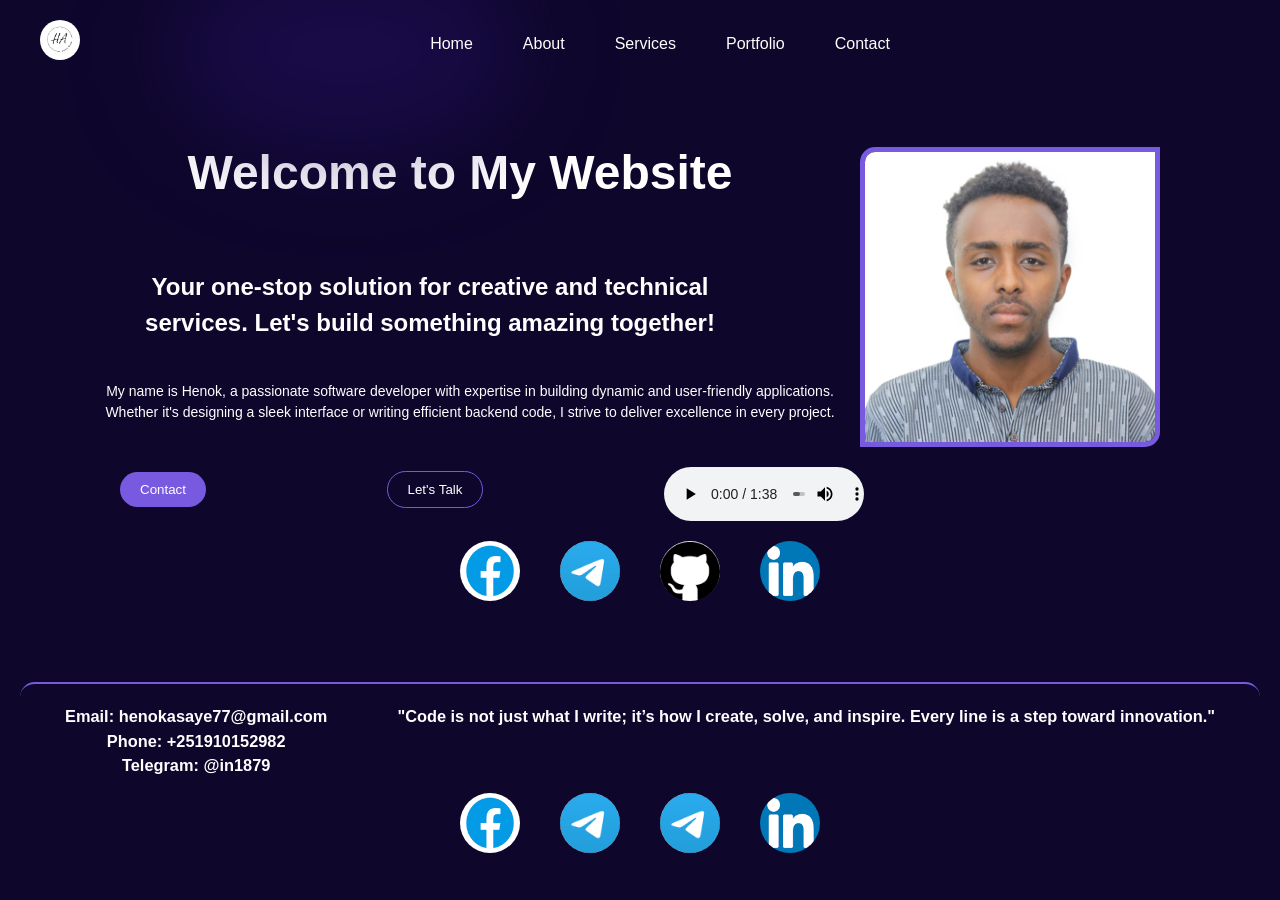
<file: index.html>
<!DOCTYPE html>
<html lang="en">
<head>
    <meta charset="UTF-8">
    <meta name="viewport" content="width=device-width, initial-scale=1.0">
    <link rel="stylesheet" href="./src/css/Home.css">
    <title>Home</title>
</head>
<body>
    <header>
        <div class="logo">
            <img src="./src/images/logo.png" alt="Logo">
        </div>
        <div class="hamburger"></div>
        <nav>
            <ul>
                    <li><a href="./index.html">Home</a></li>
                    <li><a href="./src/About.html">About</a></li>
                    <li><a href="./src/services.html">Services</a></li>
                    <li><a href="./src/Portfolio.html">Portfolio</a></li>
                    <li><a href="./src/Contact.html">Contact</a></li>
            </ul>
        </nav>
    </header>
    <main>
        <div class="container">
            <div class="photo">
                <img src="./src/images/Photo.jpg" alt="Main Visual">
            </div>
            <div class="description">
                <h1>Welcome to My Website</h1>
                <h2>Your one-stop solution for creative and technical services. Let's build something amazing together!</h2>
            </div>
        </div>
        <div class="little-brief">
            My name is Henok, a passionate software developer with expertise in building dynamic and user-friendly applications. 
            Whether it's designing a sleek interface or writing efficient backend code, I strive to deliver excellence in every project.
        </div>
        <div class="buttons">
            <button id="contactBtn">Contact</button>
            <button id="talk">Let's Talk</button>
            <audio id="aboutMeAudio" controls>
                <source src="./src/Audio/PortfolioAudion.mp3" type="audio/mpeg">
                Your browser does not support the audio element.
            </audio>
        </div>
        <div class="sociallinks">
            <a href="https://web.facebook.com/profile.php?id=100087732202290"><img src="./src/images/facebook.png" alt="Facebook"></a>
            <a href="https://t.me/in1879"><img src="./src/images/Telegram.png" alt="Telegram"></a>
            <a href="https://github.com/HenokAsaye"><img src="./src/images/github.png" alt="github"></a>
            <a href="https://www.linkedin.com/in/henok-asaye/"><img src="./src/images/linkedin.png" alt="linkedin"></a>
        </div>
    </main>
    <footer>
        <div class="footerDescription">
            <div id="address">
                <h3>Email: <a href="mailto:henokasaye77@gmail.com">henokasaye77@gmail.com</a></h3>
                <h3>Phone: +251910152982</h3>
                <h3>Telegram: <a href="https://t.me/in1879">@in1879</a></h3>
            </div>
            <div id="slogan">
                <h3>"Code is not just what I write; it’s how I create, solve, and inspire. Every line is a step toward innovation."</h3>
            </div>
        </div>
        <div class="socialmedia">
            <a href="https://web.facebook.com/profile.php?id=100087732202290"><img src="./src/images/facebook.png" alt="Facebook"></a>
            <a href="https://t.me/in1879"><img src="./src/images/Telegram.png" alt="Telegram"></a>
            <a href="https://github.com/HenokAsaye"><img src="./src/images/Telegram.png" alt="github"></a>
            <a href="https://www.linkedin.com/in/henok-asaye/"><img src="./src/images/linkedin.png" alt="linkedin"></a>
        </div>
    </footer>
    <script src="./src/script/script.js"></script>
    <script src="./src/script/indexscript.js"></script>
</body>
</html>
</file>
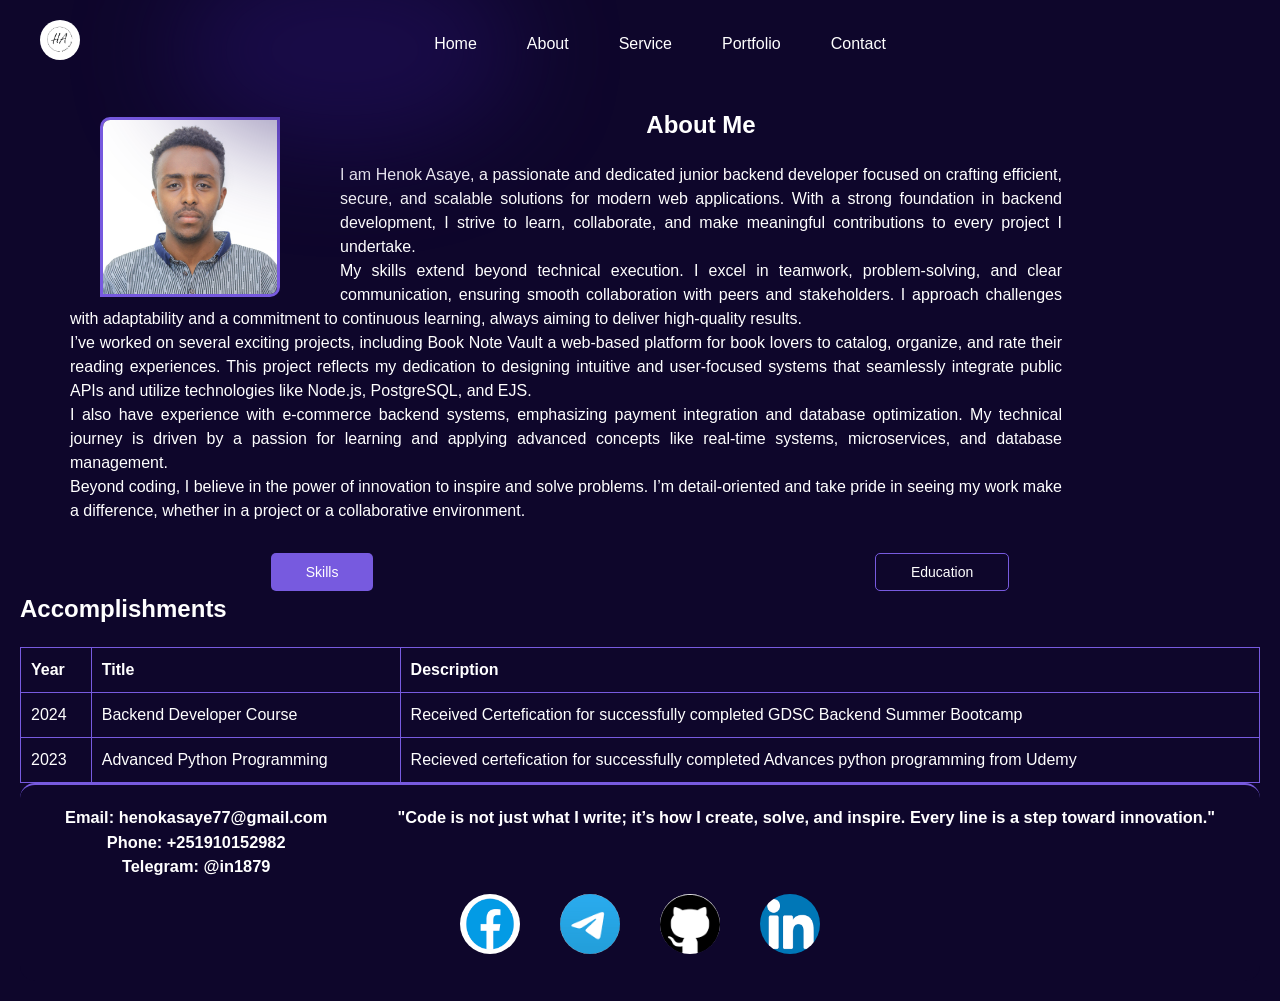
<file: src/About.html>
<!DOCTYPE html>
<html lang="en">
<head>
    <meta charset="UTF-8">
    <meta name="viewport" content="width=device-width, initial-scale=1.0">
    <link rel="stylesheet" href="./css/about.css">
    <title>About</title>
</head>
<body>
    <header>
        <div class="logo">
            <img src="./images/logo.png" alt="Logo">
        </div>
        <div class="hamburger"></div>
        <nav>
            <ul>
                <li><a href="../index.html">Home</a></li>
                <li><a href="./About.html">About</a></li>
                <li><a href="./services.html">Service</a></li>
                <li><a href="./Portfolio.html">Portfolio</a></li>
                <li><a href="./Contact.html">Contact</a></li>
            </ul>
        </nav>
    </header>    
    <main>
        <div class="aboutme">
            <div class="content">
                <div class="photo">
                    <img src="./images/Photo.jpg" alt="Main Visual">
                </div>
                <h2>About Me</h2>
                <p>
                    I am Henok Asaye, a passionate and dedicated junior backend developer focused on crafting efficient, secure, and scalable solutions for modern web applications. With a strong foundation in backend development, I strive to learn, collaborate, and make meaningful contributions to every project I undertake.
                </p>
                <p>
                    My skills extend beyond technical execution. I excel in teamwork, problem-solving, and clear communication, ensuring smooth collaboration with peers and stakeholders. I approach challenges with adaptability and a commitment to continuous learning, always aiming to deliver high-quality results.
                </p>
                <p id="full">
                    I’ve worked on several exciting projects, including Book Note Vault a web-based platform for book lovers to catalog, organize, and rate their reading experiences. This project reflects my dedication to designing intuitive and user-focused systems that seamlessly integrate public APIs and utilize technologies like Node.js, PostgreSQL, and EJS.
                </p>
                <p id="full">
                    I also have experience with e-commerce backend systems, emphasizing payment integration and database optimization. My technical journey is driven by a passion for learning and applying advanced concepts like real-time systems, microservices, and database management.
                </p>
                <p id="full">
                    Beyond coding, I believe in the power of innovation to inspire and solve problems. I’m detail-oriented and take pride in seeing my work make a difference, whether in a project or a collaborative environment.
                </p>
            </div>
        </div>
        
        <div class="buttons">
            <button><a href="./skills.html" class="button">Skills</a></button>
            <button id="Education"><a href="./education.html" class="button">Education</a></button>
        </div>        
        <section class="accomplishments">
            <h2>Accomplishments</h2>
            <table>
                <thead>
                    <tr>
                        <th>Year</th>
                        <th>Title</th>
                        <th>Description</th>
                    </tr>
                </thead>
                <tbody>
                    <tr>
                        <td>2024</td>
                        <td>Backend Developer Course</td>
                        <td>Received Certefication for successfully completed GDSC Backend Summer Bootcamp</td>
                    </tr>
                    <tr>
                        <td>2023</td>
                        <td>Advanced Python Programming</td>
                        <td>Recieved certefication for successfully completed Advances python programming from Udemy</td>
                    </tr>
     
                </tbody>
            </table>
        </section>
    </main>
    <footer>
        <div class="footerDescription">
            <div id="address">
                <h3>Email: <a href="mailto:henokasaye77@gmail.com">henokasaye77@gmail.com</a></h3>
                <h3>Phone: +251910152982</h3>
                <h3>Telegram: <a href="https://t.me/in1879">@in1879</a></h3>
            </div>
            <div id="slogan">
                <h3>"Code is not just what I write; it’s how I create, solve, and inspire. Every line is a step toward innovation."</h3>
            </div>
        </div>
        <div class="socialmedia">
            <a href="https://web.facebook.com/profile.php?id=100087732202290"><img src="./images/facebook.png" alt="Facebook"></a>
            <a href="https://t.me/in1879"><img src="./images/Telegram.png" alt="Telegram"></a>
            <a href="https://github.com/HenokAsaye"><img src="./images/github.png" alt="github"></a>
            <a href="https://www.linkedin.com/in/henok-asaye/"><img src="./images/linkedin.png" alt="linkedin"></a>
        </div>
    </footer>
    <script src="./script/aboutscript.js"></script>
</body>
</html>
</file>
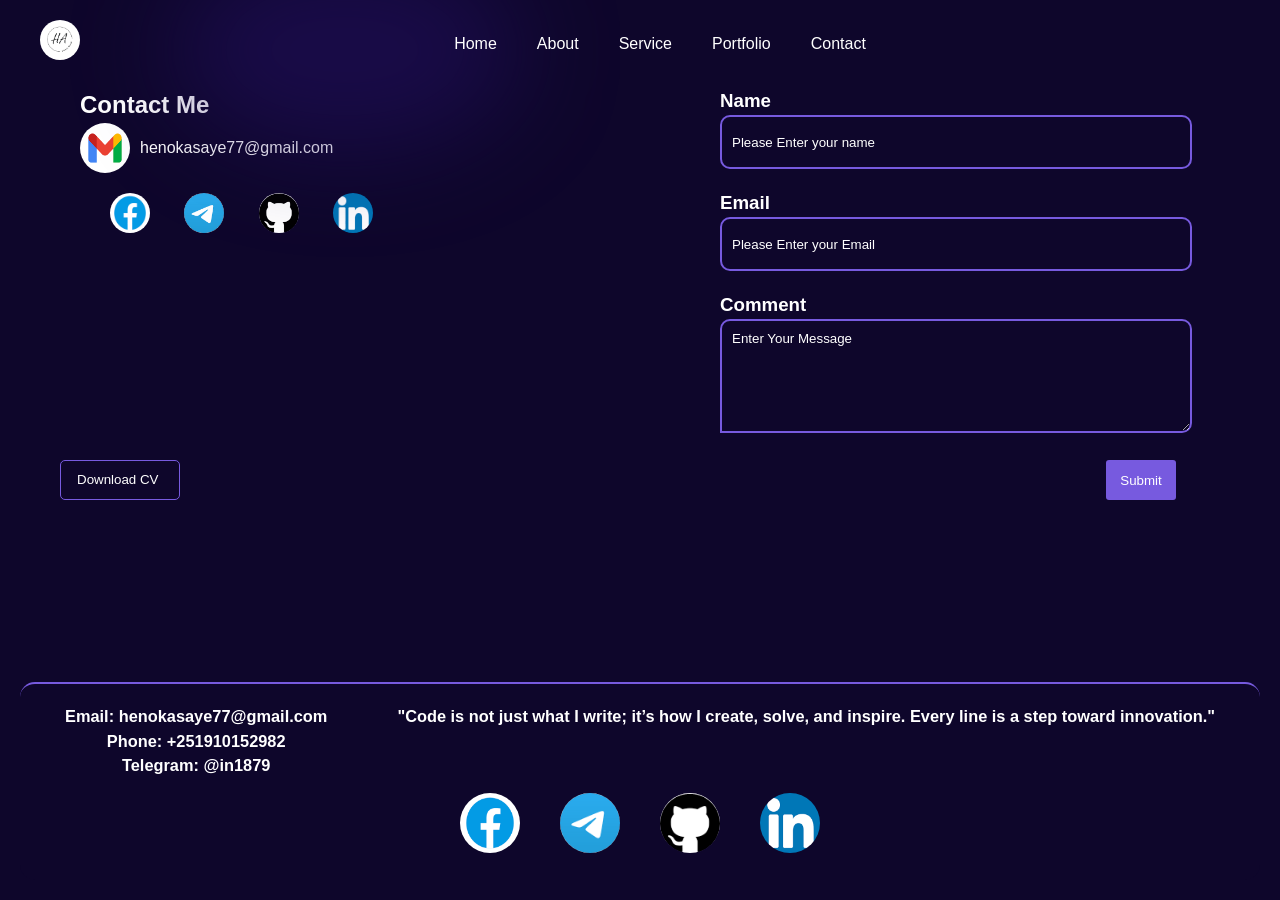
<file: src/Contact.html>
<!DOCTYPE html>
<html lang="en">
<head>
    <meta charset="UTF-8">
    <meta name="viewport" content="width=device-width, initial-scale=1.0">
    <link rel="stylesheet" href="./css/contact.css">
    <title>Contact</title>
</head>
<body>
    <header>
        <div class="logo">
            <img src="./images/logo.png" alt="Logo">
        </div>
        <div class="hamburger"></div>
        <nav>
            <ul>
                <li><a href="../index.html">Home</a></li>
                <li><a href="./About.html">About</a></li>
                <li><a href="./services.html">Service</a></li>
                <li><a href="./Portfolio.html">Portfolio</a></li>
                <li><a href="./Contact.html">Contact</a></li>
            </ul>
        </nav>
    </header>  
    <main>
        <div class="contact-inputwrapper">
            <div class="contact">
                <section class="header">
                    <h1>Contact Me</h1>
                </section>
                <div class="email">
                    <img src="./images/gmaillogo.png" alt="email">
                    <a href="mailto:henokasaye77@gmail.com">henokasaye77@gmail.com</a>
                </div>
                <div class="socialmediaAccounts">
                    <a href="https://web.facebook.com/profile.php?id=100087732202290"><img src="./images/facebook.png" alt="Facebook"></a>
                    <a href="https://t.me/in1879"><img src="./images/Telegram.png" alt="Telegram"></a>
                    <a href="https://github.com/HenokAsaye"><img src="./images/github.png" alt="github"></a>
                    <a href="https://www.linkedin.com/in/henok-asaye/"><img src="./images/linkedin.png" alt="linkedin"></a>
                </div>
            </div>
            <div class="input">
                <h3>Name</h3>
                <input type="text" name="name" placeholder="Please Enter your name">
                <h3>Email</h3>
                <input type="text" name="email" placeholder="Please Enter your Email">
                <h3>Comment</h3>
                <textarea name="comment" rows="6" placeholder="Enter Your Message"></textarea>
            </div>
        </div>

        <div class="button">
            <button id="DownloadCv"><a href="./files/Henok_Asaye_CV_(1).pdf" download class="button">Download CV</a></button>
            <button id="submit" type="submit">Submit</button>
        </div>
    </main>
    <footer>
        <div class="footerDescription">
            <div id="address">
                <h3>Email: <a href="mailto:henokasaye77@gmail.com">henokasaye77@gmail.com</a></h3>
                <h3>Phone: +251910152982</h3>
                <h3>Telegram: <a href="https://t.me/in1879">@in1879</a></h3>
            </div>
            <div id="slogan">
                <h3>"Code is not just what I write; it’s how I create, solve, and inspire. Every line is a step toward innovation."</h3>
            </div>
        </div>
        <div class="socialmedia">
            <a href="https://web.facebook.com/profile.php?id=100087732202290"><img src="./images/facebook.png" alt="Facebook"></a>
            <a href="https://t.me/in1879"><img src="./images/Telegram.png" alt="Telegram"></a>
            <a href="https://github.com/HenokAsaye"><img src="./images/github.png" alt="github"></a>
            <a href="https://www.linkedin.com/in/henok-asaye/"><img src="./images/linkedin.png" alt="linkedin"></a>
        </div>
    </footer>
    <script src="./script/script.js"></script>
</body>
</html>
</file>
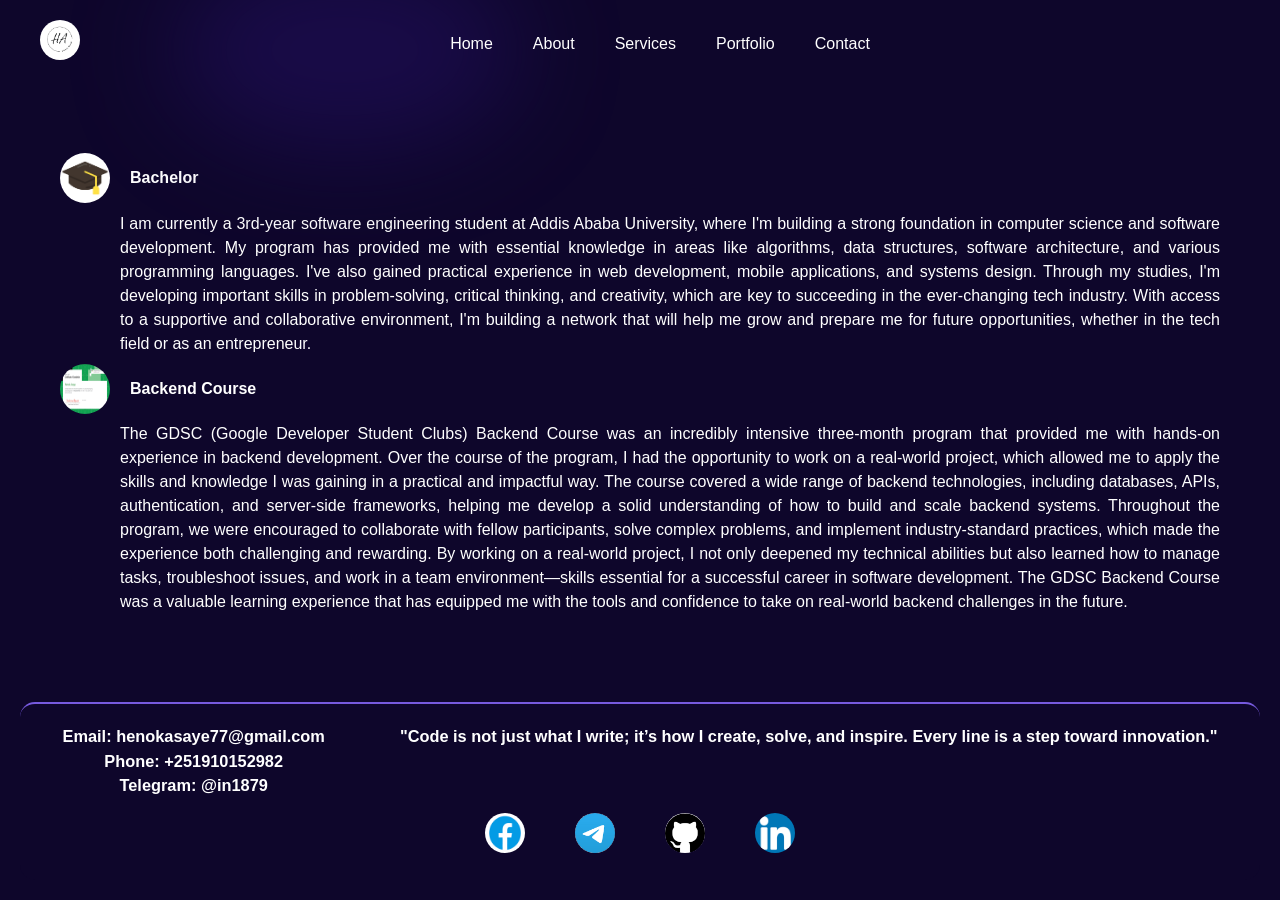
<file: src/education.html>
<!DOCTYPE html>
<html lang="en">
<head>
    <meta charset="UTF-8">
    <meta name="viewport" content="width=device-width, initial-scale=1.0">
    <link rel="stylesheet" href="./css/Education.css">
    <title>Education</title>
</head>
<body>
    <header>
        <div class="logo">
            <img src="./images/logo.png" alt="Logo">
        </div>
        <div class="hamburger"></div>
        <nav>
                <ul>
                    <li><a href="../index.html">Home</a></li>
                    <li><a href="./About.html">About</a></li>
                    <li><a href="./services.html">Services</a></li>
                    <li><a href="./Portfolio.html">Portfolio</a></li>
                    <li><a href="./Contact.html">Contact</a></li>
                </ul>
        </nav>
    </header>
    <main>
        <div class="Education1">
            <div id="imgandtitle">
                <img src="./images/education.png" alt="Degree-Tag">
                <h4>Bachelor</h4>
            </div>
            <p>
                I am currently a 3rd-year software engineering student at Addis Ababa University, where I'm building a strong foundation in computer science 
                and software development. My program has provided me with essential knowledge in areas like algorithms, data structures, software architecture,
                and various programming languages. I've also gained practical experience in web development, mobile applications, and systems design. Through my 
                studies, I'm developing important skills in problem-solving, critical thinking, and creativity, which are key to succeeding in the ever-changing 
                tech industry. With access to a supportive and collaborative environment, I'm building a network that will help me grow and prepare me for future
                opportunities, whether in the tech field or as an entrepreneur.
            </p>
        </div>
        <div class="Education2">
            <div id="imgandtitle">
                <img src="./images/certeficate.jpg" alt="certeficate">
                <h4>Backend Course</h4>
            </div>
            <p>
                The GDSC (Google Developer Student Clubs) Backend Course was an incredibly intensive three-month program that provided me with hands-on experience in backend development.
                Over the course of the program, I had the opportunity to work on a real-world project, which allowed me to apply the skills and knowledge I was gaining in a practical and
                impactful way. The course covered a wide range of backend technologies, including databases, APIs, authentication, and server-side frameworks, helping me develop a solid
                understanding of how to build and scale backend systems.
                Throughout the program, we were encouraged to collaborate with fellow participants, solve complex problems, and implement industry-standard practices, which made the experience
                both challenging and rewarding. By working on a real-world project, I not only deepened my technical abilities but also learned how to manage tasks, troubleshoot issues, and work
                in a team environment—skills essential for a successful career in software development. The GDSC Backend Course was a valuable learning experience that has equipped me with the tools
                and confidence to take on real-world backend challenges in the future.</p>
        </div>
    </main>
    <footer>
        <div class="footerDescription">
            <div id="address">
                <h3>Email: <a href="mailto:henokasaye77@gmail.com">henokasaye77@gmail.com</a></h3>
                <h3>Phone: +251910152982</h3>
                <h3>Telegram: <a href="https://t.me/in1879">@in1879</a></h3>
            </div>
            <div id="slogan">
                <h3>"Code is not just what I write; it’s how I create, solve, and inspire. Every line is a step toward innovation."</h3>
            </div>
        </div>
        <div class="socialmedia">
            <a href="https://web.facebook.com/profile.php?id=100087732202290"><img src="./images/facebook.png" alt="Facebook"></a>
            <a href="https://t.me/in1879"><img src="./images/Telegram.png" alt="Telegram"></a>
            <a href="https://github.com/HenokAsaye"><img src="./images/github.png" alt="github"></a>
            <a href="https://www.linkedin.com/in/henok-asaye/"><img src="./images/linkedin.png" alt="linkedin"></a>
        </div>
    </footer> 
    <script  src="./script/script.js"></script>
</body>
</html>
</file>
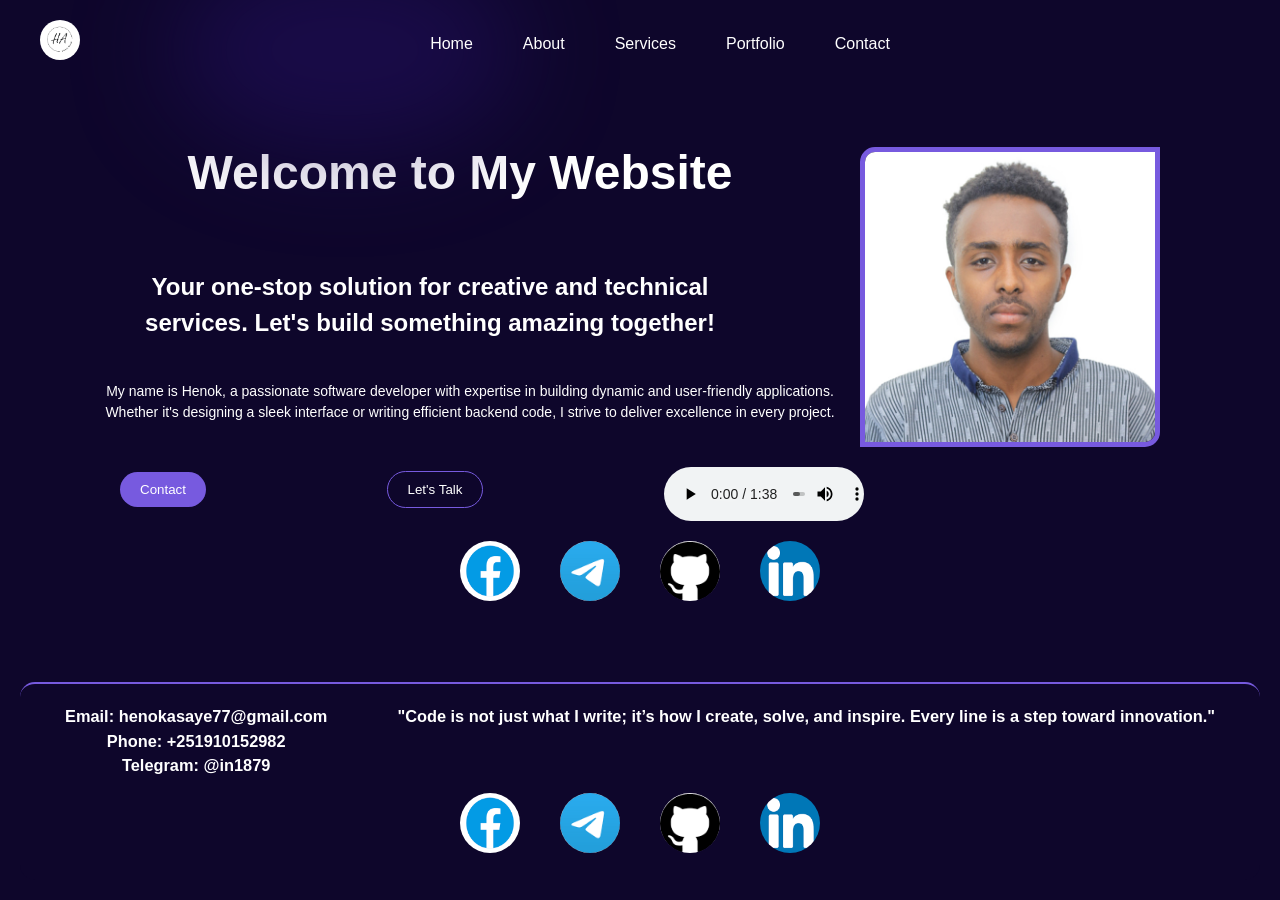
<file: src/home.html>
<!DOCTYPE html>
<html lang="en">
<head>
    <meta charset="UTF-8">
    <meta name="viewport" content="width=device-width, initial-scale=1.0">
    <link rel="stylesheet" href="../css/Home.css">
    <title>Home</title>
</head>
<body>
    <header>
        <div class="logo">
            <img src="./images/logo.png" alt="Logo">
        </div>
        <div class="hamburger"></div>
        <nav>
            <ul>
                    <li><a href="./home.html">Home</a></li>
                    <li><a href="./About.html">About</a></li>
                    <li><a href="./services.html">Services</a></li>
                    <li><a href="./Portfolio.html">Portfolio</a></li>
                    <li><a href="./Contact.html">Contact</a></li>
            </ul>
        </nav>
    </header>
    <main>
        <div class="container">
            <div class="photo">
                <img src="./images/Photo.jpg" alt="Main Visual">
            </div>
            <div class="description">
                <h1>Welcome to My Website</h1>
                <h2>Your one-stop solution for creative and technical services. Let's build something amazing together!</h2>
            </div>
        </div>
        <div class="little-brief">
            My name is Henok, a passionate software developer with expertise in building dynamic and user-friendly applications. 
            Whether it's designing a sleek interface or writing efficient backend code, I strive to deliver excellence in every project.
        </div>
        <div class="buttons">
            <button>Contact</button>
            <button id="talk">Let's Talk</button>
            <audio id="aboutMeAudio" controls>
                <source src="./Audio/PortfolioAudion.mp3" type="audio/mpeg">
                Your browser does not support the audio element.
            </audio>
        </div>
        <div class="sociallinks">
            <a href="https://web.facebook.com/profile.php?id=100087732202290"><img src="./images/facebook.png" alt="Facebook"></a>
            <a href="https://t.me/in1879"><img src="./images/Telegram.png" alt="Telegram"></a>
            <a href="https://github.com/HenokAsaye"><img src="./images/github.png" alt="github"></a>
            <a href="https://www.linkedin.com/in/henok-asaye/"><img src="./images/linkedin.png" alt="linkedin"></a>
        </div>
    </main>
    <footer>
        <div class="footerDescription">
            <div id="address">
                <h3>Email: <a href="mailto:henokasaye77@gmail.com">henokasaye77@gmail.com</a></h3>
                <h3>Phone: +251910152982</h3>
                <h3>Telegram: <a href="https://t.me/in1879">@in1879</a></h3>
            </div>
            <div id="slogan">
                <h3>"Code is not just what I write; it’s how I create, solve, and inspire. Every line is a step toward innovation."</h3>
            </div>
        </div>
        <div class="socialmedia">
            <a href="https://web.facebook.com/profile.php?id=100087732202290"><img src="./images/facebook.png" alt="Facebook"></a>
            <a href="https://t.me/in1879"><img src="./images/Telegram.png" alt="Telegram"></a>
            <a href="https://github.com/HenokAsaye"><img src="./images/github.png" alt="github"></a>
            <a href="https://www.linkedin.com/in/henok-asaye/"><img src="./images/linkedin.png" alt="linkedin"></a>
        </div>
    </footer>
    <script src="../script/script.js"></script>
</body>
</html>
</file>
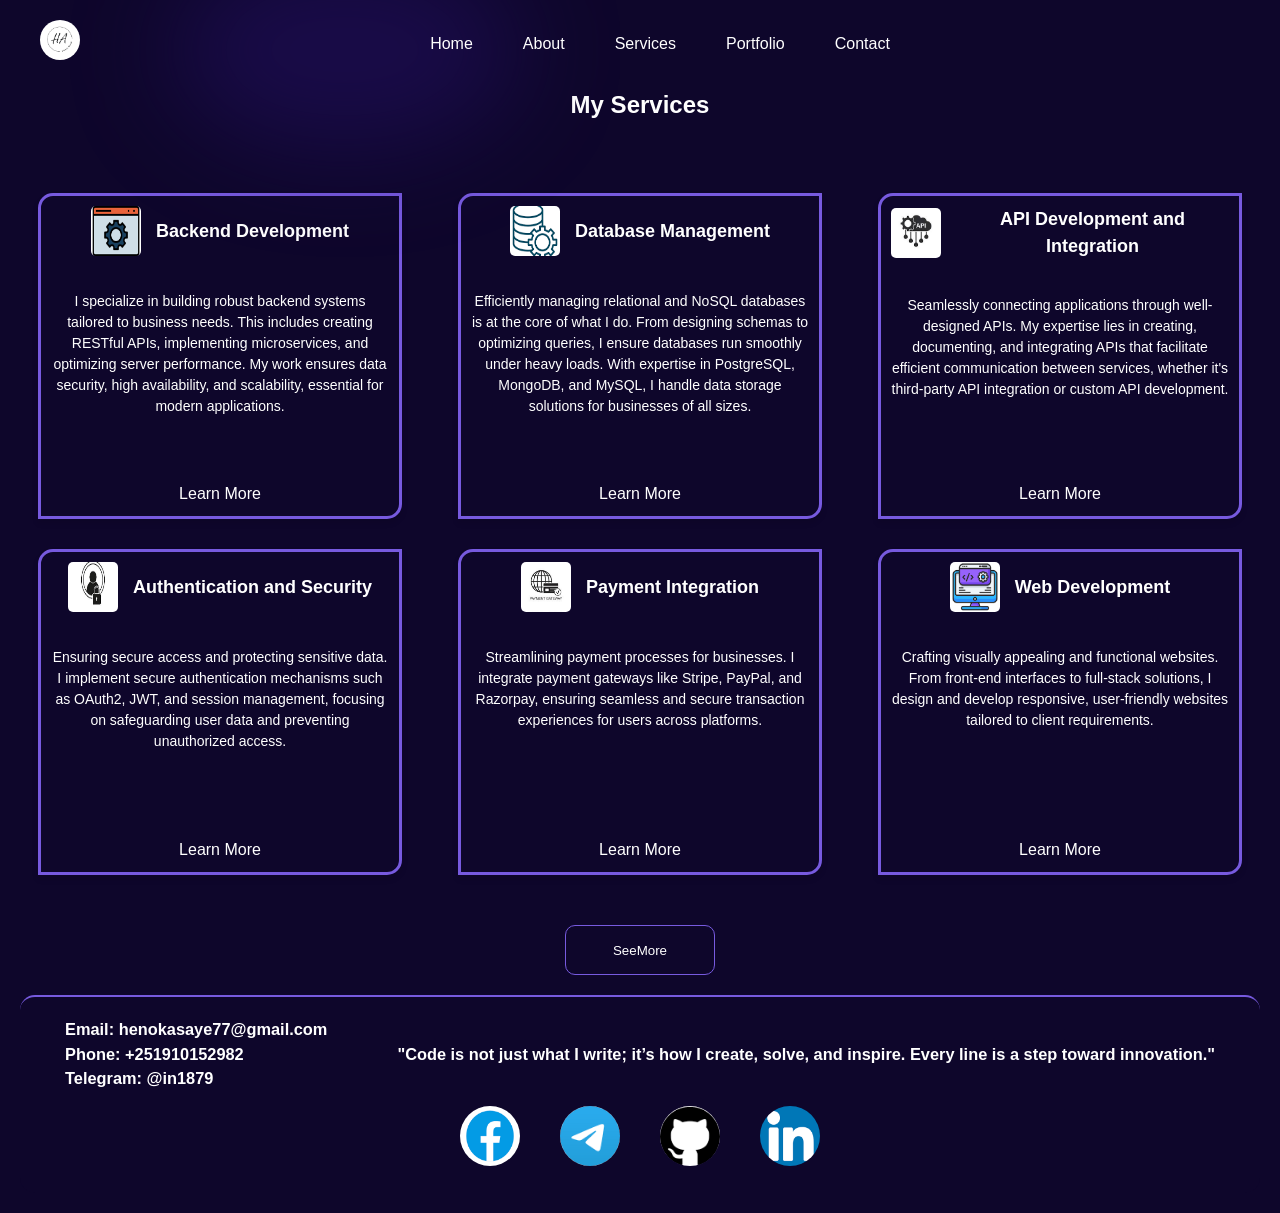
<file: src/services.html>
<!DOCTYPE html>
<html lang="en">
<head>
    <meta charset="UTF-8">
    <meta name="viewport" content="width=device-width, initial-scale=1.0">
    <title>Services</title>
    <link rel="stylesheet" href="./css/service.css">
</head>
<body>
    <header>
        <div class="logo">
            <img src="./images/logo.png" alt="Logo">
        </div>
        <div class="hamburger"></div>
        <nav>
            <ul>
                <li><a href="../index.html">Home</a></li>
                <li><a href="./About.html">About</a></li>
                <li><a href="./services.html">Services</a></li>
                <li><a href="./Portfolio.html">Portfolio</a></li>
                <li><a href="./Contact.html">Contact</a></li>
            </ul>
        </nav>
    </header>
    <main>
        <h2>My Services</h2>
        <div class="services-container">
            <div class="service-card service1 visible">
                <div class="header">
                    <img src="./images/Backend.png" alt="Backend Development Icon">
                    <h3>Backend Development</h3>
                </div>
                <p>
                    I specialize in building robust backend systems tailored to business needs.
                    <span id="backend-details" class="hidden-text">
                        This includes creating RESTful APIs, implementing microservices, and optimizing server performance. My work ensures data security, high availability, and scalability, essential for modern applications.
                    </span>
                </p>
                <a href="#" class="learn-more" data-target="backend-details">Learn More</a>
            </div>
            <div class="service-card service2 visible" id="hidden-service1">
                <div class="header">
                    <img src="./images/dbManagement.png" alt="Database Management Icon">
                    <h3>Database Management</h3>
                </div>
                <p>
                    Efficiently managing relational and NoSQL databases is at the core of what I do.
                    <span id="db-management-details" class="hidden-text">
                        From designing schemas to optimizing queries, I ensure databases run smoothly under heavy loads. With expertise in PostgreSQL, MongoDB, and MySQL, I handle data storage solutions for businesses of all sizes.
                    </span>
                </p>
                <a href="#" class="learn-more" data-target="db-management-details">Learn More</a>
            </div>
            <div class="service-card service3 visible" id="hidden-service2">
                <div class="header">
                    <img src="./images/Apiintegration.jfif" alt="API Integration Icon">
                    <h3>API Development and Integration</h3>
                </div>
                <p>
                    Seamlessly connecting applications through well-designed APIs.
                    <span id="api-details" class="hidden-text">
                        My expertise lies in creating, documenting, and integrating APIs that facilitate efficient communication between services, whether it's third-party API integration or custom API development.
                    </span>
                </p>
                <a href="#" class="learn-more" data-target="api-details">Learn More</a>
            </div>
            <div class="service-card service4 hidden" id="hidden-service3">
                <div class="header">
                    <img src="./images/Authentication.jfif" alt="Authentication Icon">
                    <h3>Authentication and Security</h3>
                </div>
                <p>
                    Ensuring secure access and protecting sensitive data.
                    <span id="auth-details" class="hidden-text">
                        I implement secure authentication mechanisms such as OAuth2, JWT, and session management, focusing on safeguarding user data and preventing unauthorized access.
                    </span>
                </p>
                <a href="#" class="learn-more" data-target="auth-details">Learn More</a>
            </div>
    
            <div class="service-card service5" id="hidden-service4">
                <div class="header">
                    <img src="./images/PaymentIntegration.jfif" alt="Payment Integration Icon">
                    <h3>Payment Integration</h3>
                </div>
                <p>
                    Streamlining payment processes for businesses.
                    <span id="payment-details" class="hidden-text">
                    I integrate payment gateways like Stripe, PayPal, and Razorpay, ensuring seamless and secure transaction experiences for users across platforms.
                    </span>
                </p>
                <a href="#payment-details" class="learn-more">Learn More</a>
            </div>
            <div class="service-card service6" id="hidden-service5">
                <div class="header">
                    <img src="./images/Webdev.png" alt="Web Development Icon">
                    <h3>Web Development</h3>
                </div>
                <p>
                    Crafting visually appealing and functional websites.
                    <span id="web-dev-details" class="hidden-text6">
                    From front-end interfaces to full-stack solutions, I design and develop responsive, user-friendly websites tailored to client requirements.
                    </span>
                </p>
                <a href="#web-dev-details" class="learn-more">Learn More</a>
            </div>
    
            <div class="service-card service7" id="hidden-service6">
                <div class="header">
                    <img src="./images/Performance.png" alt="Performance Optimization Icon">
                    <h3>Performance Optimization</h3>
                </div>
                <p>
                    Enhancing speed and efficiency of applications.
                    <span id="performance-details" class="hidden-text">
                    I identify bottlenecks, optimize code, and ensure applications run smoothly under high traffic and data loads, providing excellent user experiences.
                    </span>
                </p>
                <a href="#performance-details" class="learn-more">Learn More</a>
            </div>
            <div class="service-card service8" id="hidden-service7">
                <div class="header">
                    <img src="./images/Technical.png" alt="Technical Documentation Icon">
                    <h3>Technical Documentation</h3>
                </div>
                <p>
                    Creating comprehensive guides and manuals for developers.
                    <span id="doc-details" class="hidden-text">
                    I document APIs, system architectures, and workflows to ensure teams can easily understand and maintain projects over time.
                    </span>
                </p>
                <a href="#doc-details" class="learn-more">Learn More</a>
            </div>
        </div>
        <div class="see-more">
            <button>SeeMore</button>
        </div>
    </main>
    <footer>
        <div class="footerDescription">
            <div id="address">
                <h3>Email: <a href="mailto:henokasaye77@gmail.com">henokasaye77@gmail.com</a></h3>
                <h3>Phone: +251910152982</h3>
                <h3>Telegram: <a href="https://t.me/in1879">@in1879</a></h3>
            </div>
            <div id="slogan">
                <h3>"Code is not just what I write; it’s how I create, solve, and inspire. Every line is a step toward innovation."</h3>
            </div>
        </div>
        <div class="socialmedia">
            <a href="https://web.facebook.com/profile.php?id=100087732202290"><img src="./images/facebook.png" alt="Facebook"></a>
            <a href="https://t.me/in1879"><img src="./images/Telegram.png" alt="Telegram"></a>
            <a href="https://github.com/HenokAsaye"><img src="./images/github.png" alt="github"></a>
            <a href="https://www.linkedin.com/in/henok-asaye/"><img src="./images/linkedin.png" alt="linkedin"></a>
        </div>
    </footer>
    <script src="./script/Service.js"></script>
</body>
</html>
</file>
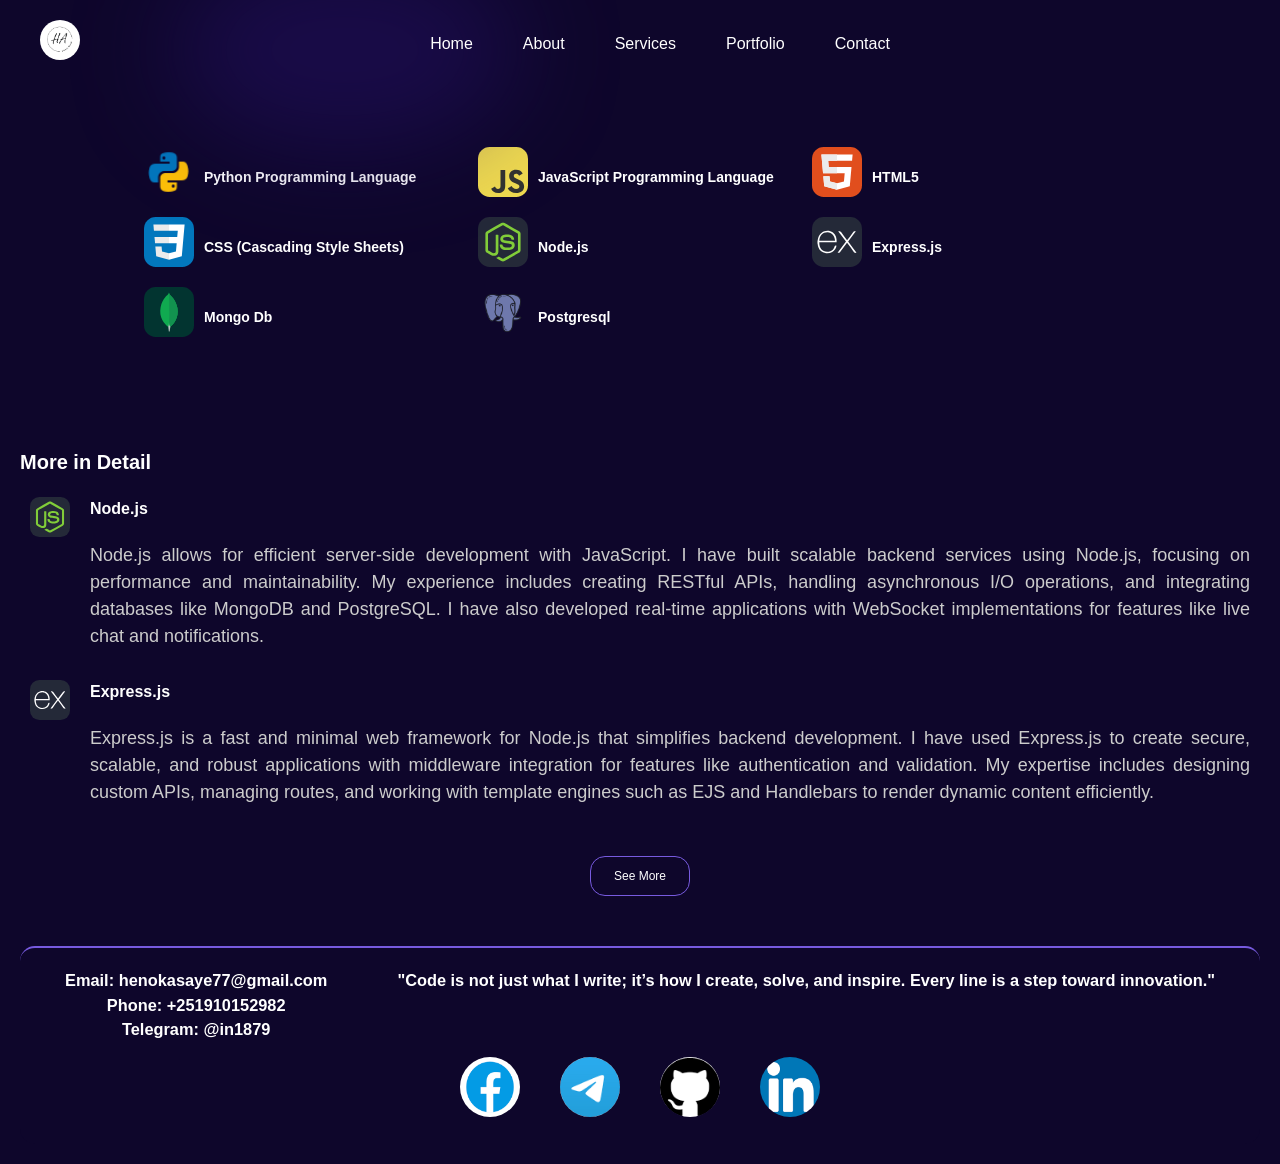
<file: src/skills.html>
<!DOCTYPE html>
<html lang="en">
<head>
    <meta charset="UTF-8">
    <meta name="viewport" content="width=device-width, initial-scale=1.0">
    <link rel="stylesheet" href="./css/skills.css">
    <title>Skills</title>
</head>
<body>
    <header>
        <div class="logo">
            <img src="./images/logo.png" alt="Logo">
        </div>
        <div class="hamburger"></div>
        <nav>
            <ul>
                    <li><a href="../index.html">Home</a></li>
                    <li><a href="./About.html">About</a></li>
                    <li><a href="./services.html">Services</a></li>
                    <li><a href="./Portfolio.html">Portfolio</a></li>
                    <li><a href="./Contact.html">Contact</a></li>
            </ul>
        </nav>
    </header>
    <main>
        <section class="skills-overview">
            <div class="skill-item">
                <img src="./images/python.png" alt="Python">
                <h3>Python Programming Language</h3>
            </div>
            <div class="skill-item">
                <img src="./images/jsicon.svg" alt="JavaScript">
                <h3>JavaScript Programming Language</h3>
            </div>
            <div class="skill-item">
                <img src="./images/Htmlicon.svg" alt="HTML5">
                <h3>HTML5</h3>
            </div>
            <div class="skill-item">
                <img src="./images/cssicon.svg" alt="CSS">
                <h3>CSS (Cascading Style Sheets)</h3>
            </div>
            <div class="skill-item" id="hidden-skill">
                <img src="./images/Nodejsicon.svg" alt="Node.js">
                <h3>Node.js</h3>
            </div>
            <div class="skill-item" id="hidden-skill">
                <img src="./images/expressicon.svg" alt="Express.js">
                <h3>Express.js</h3>
            </div>
            <div class="skill-item"id="hidden-skill" id="remaining">
                <img src="./images/MongoDbicon.svg" alt="Mongo DB">
                <h3>Mongo Db</h3>
            </div>
            <div class="skill-item"id="hidden-skill" id="remaining">
                <img src="./images/postgresql.png" alt="Postgresql">
                <h3>Postgresql</h3>
            </div>
            <div class="skill-item" id="hidden-skill" id="remaining"></div>
        </section>
        <div class="button">
            <button>Seemore</button>
        </div>
        <section class="skills-details">
            <h2>More in Detail</h2>
            <div class="skill-detail">
                <div class="skillheader">
                    <img src="./images/Nodejsicon.svg" alt="Node.js">
                    <h3>Node.js</h3>
                </div>
                <p>Node.js allows for efficient server-side development with JavaScript. I have built scalable backend services using Node.js, focusing on performance and maintainability. My experience includes creating RESTful APIs, handling asynchronous I/O operations, and integrating databases like MongoDB and PostgreSQL. I have also developed real-time applications with WebSocket implementations for features like live chat and notifications.</p>
            </div>
            <div class="skill-detail" id="hiddendetail1">
                <div class="skillheader">
                    <img src="./images/expressicon.svg" alt="Express.js">
                    <h3>Express.js</h3>
                </div>
                <p>Express.js is a fast and minimal web framework for Node.js that simplifies backend development. I have used Express.js to create secure, scalable, and robust applications with middleware integration for features like authentication and validation. My expertise includes designing custom APIs, managing routes, and working with template engines such as EJS and Handlebars to render dynamic content efficiently.</p>
            </div>
            <div class="skill-detail" id="hiddendetail2">
                <div class="skillheader">
                    <img src="./images/MongoDbicon.svg" alt="MongoDB">
                    <h3>MongoDB</h3>
                </div>
                <p>MongoDB is a NoSQL database that offers flexibility and scalability. I am adept at designing efficient database schemas and performing CRUD operations. My expertise includes writing complex aggregation pipelines, optimizing queries, and implementing data replication for enhanced reliability. I have used MongoDB extensively for storing unstructured data in web applications and integrating it seamlessly with Node.js backends.</p>
            </div>
            <div class="skill-detail" id="hiddendetail3">
                <div class="skillheader">
                    <img src="./images/jsicon.svg" alt="JavaScript">
                    <h3>JavaScript Programming Language</h3>
                </div>
                <p>JavaScript is the backbone of modern web development, enabling dynamic and interactive user interfaces. I am proficient in JavaScript, skilled in ES6+ syntax, and experienced in handling asynchronous operations using promises and async/await. My expertise includes working with DOM manipulation, event-driven programming, and integrating third-party APIs. I have used frameworks like React and Vue.js to build responsive single-page applications and enhanced user experiences with animations and transitions.</p>
            </div>
            <div class="hidden_skill" id="hiddendetail4">
                <div class="skill-detail">
                    <div class="skillheader">
                        <img src="./images/python.png" alt="Python">
                        <h3>Python Programming Language</h3>
                    </div>
                    <p>Python is a versatile and powerful programming language that excels in various domains such as web development, data analysis, and artificial intelligence. With its easy-to-read syntax, it promotes rapid development and collaboration. My experience includes building robust web applications using frameworks like Django and Flask, implementing machine learning algorithms, and automating tasks to increase productivity. I have also used Python extensively for data visualization and analysis with libraries like Pandas, NumPy, and Matplotlib.</p>
                </div>
    
                <div class="skill-detail" id="hiddendetail5">
                    <div class="skillheader">
                        <img src="./images/Htmlicon.svg" alt="HTML5">
                        <h3>HTML5</h3>
                    </div>
                    <p>HTML5 is the foundation of every web application. I excel in creating semantic, accessible, and well-structured web pages that adhere to best practices. I am familiar with modern HTML5 features, including multimedia embedding, geolocation, and APIs such as Canvas and Web Storage. By combining HTML5 with CSS and JavaScript, I ensure web applications are visually appealing and functional across all devices and browsers.</p>
                </div>
                <div class="skill-detail" id="hiddendetail6">
                    <div class="skillheader">
                        <img src="./images/cssicon.svg" alt="CSS">
                        <h3>CSS (Cascading Style Sheets)</h3>
                    </div>
                    <p>CSS is essential for creating visually stunning and responsive websites. I have a strong command of CSS3 features, including Flexbox, Grid, transitions, and animations. My designs are mobile-first, ensuring optimal user experiences on all screen sizes. I am also experienced in using preprocessors like SASS to streamline styling and maintain large-scale projects effectively. My focus on cross-browser compatibility ensures a consistent design for diverse users.</p>
                </div>
                <div class="skill-detail" id="hiddendetail7">
                    <div class="skillheader">
                        <img src="./images/postgresql.png" alt="Postgresql">
                        <h3>Postgresql</h3>
                    </div>
                    <p>I am skilled in PostgreSQL, a powerful relational database system known for its reliability and advanced features. I use it for managing structured data, ensuring data consistency, and executing complex queries. My expertise includes database design, indexing, and performance tuning for efficient and secure data handling.</p>
                </div>
            </div>
        </section>
        <div class="see-more">
            <button>See More</button>
        </div>
    </main>
    <footer>
        <div class="footerDescription">
            <div id="address">
                <h3>Email: <a href="mailto:henokasaye77@gmail.com">henokasaye77@gmail.com</a></h3>
                <h3>Phone: +251910152982</h3>
                <h3>Telegram: <a href="https://t.me/in1879">@in1879</a></h3>
            </div>
            <div id="slogan">
                <h3>"Code is not just what I write; it’s how I create, solve, and inspire. Every line is a step toward innovation."</h3>
            </div>
        </div>
        <div class="socialmedia">
            <a href="https://web.facebook.com/profile.php?id=100087732202290"><img src="./images/facebook.png" alt="Facebook"></a>
            <a href="https://t.me/in1879"><img src="./images/Telegram.png" alt="Telegram"></a>
            <a href="https://github.com/HenokAsaye"><img src="./images/github.png" alt="github"></a>
            <a href="https://www.linkedin.com/in/henok-asaye/"><img src="./images/linkedin.png" alt="linkedin"></a>
        </div>
    </footer>
    <script src="./script/skillScript.js"></script>
</body>
</html>
</file>
<file: src/css/Home.css>
body, h1, h2, h3, p, ul, li, a, img, button {
    margin: 0;
    padding: auto;
    box-sizing: border-box;
}
body {
    font-family: 'Arial', sans-serif;
    line-height: 1.5;
    color: #fff;
    background-color: #0E062B;
    padding: 20px;
    position: relative;
    overflow-x: hidden;
    display: grid;
    grid-template-rows: auto 1fr auto;
    min-height: 100vh;
    margin: 0; 
}
.container {
    width: 100%; 
    margin: auto;
    padding:auto;
}
header {
    display: flex;
    align-items: center;
    justify-content: space-between;
    margin-bottom: 20px;
    padding: 0 20px;
    position: relative;
    z-index: 2;
}
header::before {
    content: '';
    position: absolute;
    top: -70px;
    left: 150px;
    width: 350px;
    height: 200px;
    background-color: #241164;
    opacity: 0.5;
    border-radius: 50%;
    filter: blur(50px);
    z-index: 0;
}

header .logo img {
    width: 40px;
    height: auto;
    border-radius: 50%;
}

header .hamburger {
    display: block;
    width: 30px;
    height: 3px;
    background-color: #fff;
    position: relative;
    cursor: pointer;
}

header .hamburger::before,
header .hamburger::after {
    content: '';
    position: absolute;
    width: 30px;
    height: 3px;
    background-color: #fff;
    left: 0;
}

header .hamburger::before {
    top: -8px;
}

header .hamburger::after {
    top: 8px;
}

header nav {
    position: fixed;
    top: 0;
    right: 0;
    height: 100vh;
    width: 70%;
    background: #0E062B;
    transform: translateX(100%);
    transition: transform 0.3s ease-in-out;
    z-index: 1;
}
.nav-active {
    transform: translateX(0);
}

header nav ul {
    list-style: none;
    display: flex;
    flex-direction: column;
    padding: 20px;
}

header nav ul li {
    margin-bottom: 10px;
    text-align: center;
}

header nav ul li a {
    color: #fff;
    text-decoration: none;
    font-size: 16px;
}
main {
    text-align: center;
}

.description h1 {
    font-size: 24px;
    margin-bottom: 10px;
}

.description h2 {
    font-size: 16px;
    margin-bottom: 20px;
}

.container .photo img{
    width: 120px;
    height: 120px;
    border-radius: 50%;
    margin: 10px auto;
    border: 3px solid #fff;
}

.little-brief {
    font-size: 14px;
    margin-bottom: 20px;
}

.buttons {
    display: flex;
    flex-direction: row;
    gap: 10px;
    align-items: center;
    justify-content: center;
}

.buttons button {
    background: #775ADF;
    color: #fff;
    border: none;
    border-radius: 20px;
    padding: 10px 20px;
    cursor: pointer;
}
.buttons #talk{
    background-color: #0E062B;
    border:1.5px solid #775ADF
}
.buttons button:hover {
    background: #0E062B;
}

audio {
    margin-top: 10px;
    width: 200px;
}
.sociallinks {
    display: flex;
    justify-content: center;
    gap: 15px;
    margin: 20px 0;
    border-radius:50%;
}

.sociallinks a img {
    width: 40px; 
    height: 40px;
    transition: transform 0.2s ease-in-out;
    border-radius: 50%;
}

.sociallinks a img:hover {
    transform: scale(1.2); 
}
footer {
    padding: 20px;
    border-top: 2px solid #775ADF;
    border-radius: 15px;
    background: #0E062B;
    text-align: center;
}
footer .footerDescription {
    display: flex;
    flex-direction: column;
    gap: 10px;
    margin-bottom: 15px;
}

footer .socialmedia {
    display: flex;
    justify-content: center;
    gap: 15px;
}
footer .socialmedia a img {
    width: 30px;
    height: 30px;
    border-radius: 50%;
}
#address a{
    text-decoration: none;
    color:#fff;
}
@media (max-width: 768px) {
    header {
        padding: 10px 15px;
    }
    header .hamburger {
        display: block;
    }
    header nav {
        width: 50%;
        height: 40vh;
        padding: 20px;
        overflow-y: auto;         
    }

    header nav ul {
        padding: 0;
        gap: 15px;
    }
    header nav ul li a {
        display: block;
        padding: 10px 20px;       
        background-color: #775ADF;
        color: #fff;
        border-top-left-radius: 5px;
        border-bottom-right-radius: 5px;
        text-decoration: none;
        text-align: center;
        font-size: 18px;
        transition: background-color 0.3s ease;
    }
    header nav ul li a:hover {
        background-color: #303f9f; 
    }
    .container {
        width: 90%;  
    }
    .container .photo img {
        width: 100px;
        height: 100px;
    }
    .buttons button {
        padding: 8px 15px;
        font-size: 14px;
    }
}
@media (min-width: 769px) and (max-width: 840px) {
    body {
        padding: 25px;
    }
    header {
        padding: 10px 15px;
    }
    header .hamburger {
        display: block;
        width: 30px;
        height: 3px;
        background-color: #fff;
        position: relative;
        cursor: pointer;
    }
    header .hamburger::before,
    header .hamburger::after {
        content: '';
        position: absolute;
        width: 30px;
        height: 3px;
        background-color: #fff;
        left: 0;
    }
    header .hamburger::before {
        top: -8px;
    }
    header .hamburger::after {
        top: 8px;
    }
    header nav {
        position: fixed;
        top: 0;
        right: 0;
        height: 40vh;
        width: 50%;
        background: #0E062B;
        transform: translateX(100%);
        transition: transform 0.3s ease-in-out;
        z-index: 1;
    }
    .nav-active {
        transform: translateX(0);
    }
    header nav ul {
        list-style: none;
        display: flex;
        flex-direction: column;
        padding: 20px;
        gap:10px;
    }
    header nav ul li {
        margin-bottom: 10px;
        text-align: center;
    }
    header nav ul li a {
        display: block;
        padding: 10px 20px;       
        background-color: #775ADF;
        color: #fff;
        border-top-left-radius: 5px;
        border-bottom-right-radius: 5px;
        text-decoration: none;
        text-align: center;
        font-size: 18px;
        transition: background-color 0.3s ease;
    }
    header nav ul li a:hover {
        background-color: #303f9f;
    }  
    main {
        text-align: center;
    }
    .description h1 {
        font-size: 28px;
        margin-bottom: 15px;
    }
    .description h2 {
        font-size: 18px;
        margin-bottom: 20px;
    }
    .container .photo{
        width: 150px;
        height: 150px;
        border-radius: 50%;
        margin: 10px auto;
    }
    .container .photo img{
        width: 150px;
        height: 150px;
    }
    .little-brief {
        font-size: 14px;
        margin-bottom: 20px;
    }
    .buttons {
        display: flex;
        flex-direction: row;
        gap: 50px;
        align-items: center;
        justify-content: center;
    }
    .buttons #telegramlink{
        text-decoration: none;
        color:white;
    }
    .buttons button {
        background: #775ADF;
        color: #fff;
        border: none;
        border-radius: 20px;
        padding: 10px 20px;
        cursor: pointer;
    }
    .buttons #talk{
        background-color: #0E062B;
        border:1.5px solid #775ADF
    }
    .buttons button:hover {
        background: #303f9f;
    }
    audio {
        margin-top: 10px;
        width: 200px;
    }
    .sociallinks {
        display: flex;
        justify-content: center;
        gap: 15px;
        margin: 20px 0;
        border-radius:50%;
    }
    .sociallinks a img {
        width: 50px; 
        height: 50px;
        transition: transform 0.2s ease-in-out;
        border-radius: 50%;
    }
    .sociallinks a img:hover {
        transform: scale(1.2); 
    }
    footer {
        position:relative;
        margin: 0; 
        padding: 30px; 
        bottom: 0; 
        left: 0; 
        border-top: 2px solid #775ADF;
        border-radius: 15px 15px 15px 15px; 
        background: #0E062B;
        z-index: 1; 
    }
    .footerDescription {
        display: flex;
        justify-content: space-around;
        gap:30px;
        margin-bottom: 0;
    }
    .socialmedia{
        margin-top: 0;
        padding: 0;
    }
    footer .address, footer .footerDescription {
        margin-bottom: 15px;
        font-size: 14px;
    }
    
    footer .address h3, footer .footerDescription h3 {
        color: #fff;
    }
    
    footer .socialmedia {
        display: flex;
        justify-content: center;
        gap: 15px;
        border-radius: 50%;
    }
    
    footer .socialmedia a img {
        width: 50px;
        height: 50px;
        border-radius: 50%;
    }
    footer:hover {
        border-color: rgba(255, 255, 255, 0.8); 
        transform: translateY(-5px); 
        transition: all 0.3s ease-in-out;
    }
  }
@media (min-width:1025px){
    body {
        font-family: 'Arial', sans-serif;
        line-height: 1.5;
        color: #fff;
        background-color: #0E062B; 
        overflow-x: hidden;
        position: relative;
    }
    header .hamburger {
        display: none;
    }
    header nav {
        position: relative; 
        transform: none; 
        height: auto; 
        width: 100%; 
        background: none; 
        display: flex;
        justify-content: center; 
        align-items: center;
    }
    header nav ul {
        display: flex; 
        flex-direction: row;
        background: none; 
        padding: 0; 
        margin: 0; 
        box-shadow: none; 
        justify-content: center; 
        gap: 20px; 
    }
    header nav ul li {
        margin: 0 15px; 
    }

    header nav ul li a {
        font-size: 16px; 
        color: #fff; 
    }
    main {
    text-align: center;
    }
    .description{
        display:flex;
        flex-direction: column;
        justify-content: center;
        gap: 40px;
        text-align: center;
        margin-bottom: 20px;
        margin-top: 50px;
        margin-left: 100px;
        width:50%;
    }
    .description h1 {
        margin-left: 60px;
        float:left;
        font-size: 48px;
        margin-bottom:20px;
    }
    .description h2 {
        font-size: 24px;
        margin-bottom: 20px;
    }
    .container .photo img{
        float: right;
        width: 300px;
        height: 300px;
        border:5px solid #775ADF;
        border-top-left-radius: 15px;
        border-bottom-right-radius: 15px;
        border-top-right-radius:0px;
        border-bottom-left-radius:0px;
        margin-right:100px;
    }
    .little-brief {
        font-size: 14px;
        margin-bottom: 20px;
        margin-right: 100px;
        width:80%;
        padding-left:60px;
    }
    .buttons {
        display: flex;
        width:60%;
        margin-right:100px;
        flex-direction: row;
        justify-content: space-between;
        gap: 10px;
        align-items: center;
        padding-left:100px;
    }
    .buttons button {
        background: #775ADF;
        color: #fff;
        border: none;
        border-radius: 20px;
        padding: 10px 20px;
        cursor: pointer;
    }
    .buttons #talk{
        background-color: #0E062B;
        border:1.5px solid #775ADF
    }
    .buttons button:hover {
        background: #303f9f;
    }
    audio {
        margin-top: 10px;
        width: 200px;
    }
    .sociallinks {
        display: flex;
        justify-content: center;
        gap: 40px;
        margin: 20px 0;
        border-radius:50%;
    }
    .sociallinks a img {
        width: 60px; 
        height: 60px;
        transition: transform 0.2s ease-in-out;
        border-radius: 50%;
    }
    .sociallinks a img:hover {
        transform: scale(1.2); 
    }
    footer {
        position: relative;
        margin: 0; 
        bottom: 0; 
        left: 0; 
        border-top: 2px solid #775ADF;
        border-radius: 15px 15px 15px 15px; 
        background: #0E062B;
        z-index: 1;
    }
    footer .footerDescription {
        display: flex;
        justify-content: space-around;
        flex-direction: row;  
        gap: 20px;
        margin-bottom: 0;
    }
    .socialmedia {
        margin-top: 0;
        padding: 0;
    }
    footer .address, footer .footerDescription {
        margin-bottom: 15px;
        font-size: 14px;
    }
    footer .address h3, footer .footerDescription h3 {
        color: #fff;
    }
    footer .socialmedia {
        display: flex;
        justify-content: center;
        gap: 40px;
        border-radius: 50%;
    }
    footer .socialmedia a img {
        width: 60px;
        height: 60px;
        border-radius: 50%;
    }
    footer:hover {
        border-color: rgba(255, 255, 255, 0.8); 
        transform: translateY(-5px); 
        transition: all 0.3s ease-in-out;
    }
  }
  @media (min-width: 841px) and (max-width: 1024px)  {
    body {
        font-family: 'Arial', sans-serif;
        line-height: 1.5;
        color: #fff;
        background-color: #0E062B; 
        overflow-x: hidden;
        position: relative;
    }
    header .hamburger {
        display: none;
    }
    header nav {
        position: relative; 
        transform: none; 
        height: auto; 
        width: 100%; 
        background: none; 
        display: flex;
        justify-content: center; 
        align-items: center;
    }
    header nav ul {
        display: flex; 
        flex-direction: row;
        background: none; 
        padding: 0; 
        margin: 0; 
        box-shadow: none; 
        justify-content: center; 
        gap: 20px; 
    }
    header nav ul li {
        margin: 0 15px; 
    }

    header nav ul li a {
        font-size: 16px; 
        color: #fff; 
    }
    main {
    text-align: center;
    }
    .description{
        display:flex;
        flex-direction: column;
        justify-content: center;
        gap: 40px;
        text-align: center;
        margin-bottom: 20px;
        margin-top: 50px;
        margin-left: 100px;
        width:50%;
    }
    .description h1 {
        margin-left: 60px;
        float:left;
        font-size: 48px;
        margin-bottom:20px;
    }
    .description h2 {
        font-size: 24px;
        margin-bottom: 20px;
    }
    .container .photo img{
        float: right;
        width: 200px;
        height: 200px;
        border:5px solid #775ADF;
        border-top-left-radius: 15px;
        border-bottom-right-radius: 15px;
        border-top-right-radius:0px;
        border-bottom-left-radius:0px;
        margin-right:100px;
    }
    .little-brief {
        font-size: 14px;
        margin-bottom: 20px;
        margin-right: 100px;
        width:80%;
        padding-left:60px;
    }
    .buttons {
        display: flex;
        width:60%;
        margin-right:100px;
        flex-direction: row;
        justify-content: space-between;
        gap: 10px;
        align-items: center;
        padding-left:100px;
    }
    .buttons button {
        background: #775ADF;
        color: #fff;
        border: none;
        border-radius: 20px;
        padding: 10px 20px;
        cursor: pointer;
    }
    .buttons #talk{
        background-color: #0E062B;
        border:1.5px solid #775ADF
    }
    .buttons button:hover {
        background: #303f9f;
    }
    audio {
        margin-top: 10px;
        width: 200px;
    }
    .sociallinks {
        display: flex;
        justify-content: center;
        gap: 40px;
        margin: 20px 0;
        border-radius:50%;
    }
    .sociallinks a img {
        width: 60px; 
        height: 60px;
        transition: transform 0.2s ease-in-out;
        border-radius: 50%;
    }
    .sociallinks a img:hover {
        transform: scale(1.2); 
    }
    footer {
        position: relative;
        margin: 0; 
        bottom: 0; 
        left: 0; 
        border-top: 2px solid #775ADF;
        border-radius: 15px 15px 15px 15px; 
        background: #0E062B;
        z-index: 1;
    }
    footer .footerDescription {
        display: flex;
        justify-content: space-around;
        flex-direction: row;  
        gap: 20px;
        margin-bottom: 0;
    }
    .socialmedia {
        margin-top: 0;
        padding: 0;
    }
    footer .address, footer .footerDescription {
        margin-bottom: 15px;
        font-size: 14px;
    }
    footer .address h3, footer .footerDescription h3 {
        color: #fff;
    }
    footer .socialmedia {
        display: flex;
        justify-content: center;
        gap: 40px;
        border-radius: 50%;
    }
    footer .socialmedia a img {
        width: 60px;
        height: 60px;
        border-radius: 50%;
    }
    footer:hover {
        border-color: rgba(255, 255, 255, 0.8); 
        transform: translateY(-5px); 
        transition: all 0.3s ease-in-out;
    }
}
@media only screen and (min-width: 841px) and (max-width: 1024px) and (orientation: portrait){
    body {
        font-family: 'Arial', sans-serif;
        line-height: 1.5;
        color: #fff;
        background-color: #0E062B; 
        overflow-x: hidden;
        position: relative;
    }
    header .hamburger {
        display: none;
    }
    header nav {
        position: relative; 
        transform: none; 
        height: auto; 
        width: 100%; 
        background: none; 
        display: flex;
        justify-content: center; 
        align-items: center;
    }
    header nav ul {
        display: flex; 
        flex-direction: row;
        background: none; 
        padding: 0; 
        margin: 0; 
        box-shadow: none; 
        justify-content: center; 
        gap: 20px; 
    }
    header nav ul li {
        margin: 0 15px; 
    }

    header nav ul li a {
        font-size: 16px; 
        color: #fff; 
    }
    main {
    text-align: center;
    }
    .description{
        display:flex;
        flex-direction: column;
        justify-content: center;
        gap: 40px;
        text-align: center;
        margin-bottom: 20px;
        margin-top: 50px;
        margin-left: 100px;
        width:50%;
    }
    .description h1 {
        margin-left: 60px;
        float:left;
        font-size: 48px;
        margin-bottom:20px;
    }
    .description h2 {
        font-size: 24px;
        margin-bottom: 20px;
    }
    .container .photo img{
        float: right;
        width: 250px;
        height: 250px;
        border:5px solid #775ADF;
        border-top-left-radius: 15px;
        border-bottom-right-radius: 15px;
        border-top-right-radius:0px;
        border-bottom-left-radius:0px;
        margin-right:100px;
    }
    .little-brief {
        font-size: 14px;
        margin-bottom: 20px;
        margin-right: 100px;
        width:80%;
        padding-left:60px;
    }
    .buttons {
        display: flex;
        width:60%;
        margin-right:100px;
        flex-direction: row;
        justify-content: space-between;
        gap: 10px;
        align-items: center;
        padding-left:100px;
    }
    .buttons button {
        background: #775ADF;
        color: #fff;
        border: none;
        border-radius: 20px;
        padding: 10px 20px;
        cursor: pointer;
    }
    .buttons #talk{
        background-color: #0E062B;
        border:1.5px solid #775ADF
    }
    .buttons button:hover {
        background: #303f9f;
    }
    audio {
        margin-top: 10px;
        width: 200px;
    }
    .sociallinks {
        display: flex;
        justify-content: center;
        gap: 40px;
        margin: 20px 0;
        border-radius:50%;
    }
    .sociallinks a img {
        width: 60px; 
        height: 60px;
        transition: transform 0.2s ease-in-out;
        border-radius: 50%;
    }
    .sociallinks a img:hover {
        transform: scale(1.2); 
    }
    footer {
        position: relative;
        margin: 0; 
        bottom: 0; 
        left: 0; 
        border-top: 2px solid #775ADF;
        border-radius: 15px 15px 15px 15px; 
        background: #0E062B;
        z-index: 1;
    }
    footer .footerDescription {
        display: flex;
        justify-content: space-around;
        flex-direction: row;  
        gap: 20px;
        margin-bottom: 0;
    }
    .socialmedia {
        margin-top: 0;
        padding: 0;
    }
    footer .address, footer .footerDescription {
        margin-bottom: 15px;
        font-size: 14px;
    }
    footer .address h3, footer .footerDescription h3 {
        color: #fff;
    }
    footer .socialmedia {
        display: flex;
        justify-content: center;
        gap: 40px;
        border-radius: 50%;
    }
    footer .socialmedia a img {
        width: 60px;
        height: 60px;
        border-radius: 50%;
    }
    footer:hover {
        border-color: rgba(255, 255, 255, 0.8); 
        transform: translateY(-5px); 
        transition: all 0.3s ease-in-out;
    }
}
</file>
<file: src/css/about.css>
body, h1, h2, h3, p, ul, li, a, img, button {
    margin: 0;
    padding: auto;
    box-sizing: border-box;
}
body {
    font-family: 'Arial', sans-serif;
    line-height: 1.5;
    color: #fff;
    background-color: #0E062B;
    padding: 20px;
    position: relative;
    overflow-x: hidden;
    display: grid;
    grid-template-rows: auto 1fr auto;
    min-height: 100vh;
    margin: 0; 
}
.container {
    width: 80%; 
    margin: auto;
    padding:auto;
}
header {
    display: flex;
    align-items: center;
    justify-content: space-between;
    margin-bottom: 20px;
    padding: 0 20px;
    position: relative;
    z-index: 2;
}
header::before {
    content: '';
    position: absolute;
    top: -70px;
    left: 150px;
    width: 350px;
    height: 200px;
    background-color: #241164;
    opacity: 0.5;
    border-radius: 50%;
    filter: blur(50px);
    z-index: 0;
}

header .logo img {
    width: 40px;
    height: auto;
    border-radius: 50%;
}

header .hamburger {
    display: block;
    width: 30px;
    height: 3px;
    background-color: #fff;
    position: relative;
    cursor: pointer;
}
header .hamburger::before,
header .hamburger::after {
    content: '';
    position: absolute;
    width: 30px;
    height: 3px;
    background-color: #fff;
    left: 0;
}
header .hamburger::before {
    top: -8px;
}
header .hamburger::after {
    top: 8px;
}
header nav {
    position: fixed;
    top: 0;
    right: 0;
    height: 100vh;
    width: 70%;
    background: #0E062B;
    transform: translateX(100%);
    transition: transform 0.3s ease-in-out;
    z-index: 1;
}
.nav-active {
    transform: translateX(0);
}

header nav ul {
    list-style: none;
    display: flex;
    flex-direction: column;
    padding: 20px;
}
header nav ul li {
    margin-bottom: 10px;
    text-align: center;
}
header nav ul li a {
    color: #fff;
    text-decoration: none;
    font-size: 16px;
}
.aboutme h2 {
    text-align: center;
    margin: 20px 0;
}
.aboutme p {
    text-align: justify;
}

.content {
    width: 100%;
    grid-template-columns: 1fr;
    gap: 20px;
}
.photo img {
    width: 120px;
    height: 120px;
    border-radius: 50%;
    margin: 10px auto;
    border: 3px solid #fff;
    display: block;
}
.buttons {
    display: flex;
    flex-direction: row;
    justify-content: space-around;
    margin-top: 20px;
}
.buttons a {
    text-decoration: none;
    color: #fff;
    padding: 10px 15px;
    border-radius: 15px;
    text-align: center;
}
#Education, button {
    background-color: #775ADF;
    color: #fff;
    border:none;
    padding: 10px 20px;
    border-radius: 5px;
    cursor: pointer;
    font-size: 14px;
    margin-top: 10px;
}
#Education{
    background-color: #0E062B;
    border:1px solid #775ADF;
}
table {
    width: 100%;
    border-collapse: collapse;
    margin-top: 20px;
}

table, th, td {
    border: 1px solid #775ADF;
}
thead {
    background-color: #0E062B;
}
thead th {
    color: #fff;
    padding: 10px;
    text-align: left;
}
tbody tr {
    background-color: #0E062B;
}
tbody td {
    color: #fff;
    padding: 10px;
}
footer {
    padding: 20px;
    border-top: 2px solid #775ADF;
    border-radius: 15px;
    background: #0E062B;
    text-align: center;
}
footer .footerDescription {
    display: flex;
    flex-direction: column;
    gap: 10px;
    margin-bottom: 15px;
}
#address a{
    text-decoration: none;
    color:#fff;
}
footer .socialmedia {
    display: flex;
    justify-content: center;
    gap: 15px;
}
footer .socialmedia a img {
    width: 30px;
    height: 30px;
    border-radius: 50%;
}
@media (max-width: 768px) {
    header {
        padding: 10px 15px;
    }
    header .hamburger {
        display: block;
    }
    header nav {
        width: 50%;
        height: 40vh;
        padding: 20px;
        overflow-y: auto;         
    }

    header nav ul {
        padding: 0;
        gap: 15px;
    }
    header nav ul li a {
        display: block;
        padding: 10px 20px;       
        background-color: #775ADF;
        color: #fff;
        border-top-left-radius: 5px;
        border-bottom-right-radius: 5px;
        text-decoration: none;
        text-align: center;
        font-size: 18px;
        transition: background-color 0.3s ease;
    }
    header nav ul li a:hover {
        background-color: #303f9f; 
    }
    .buttons {
        flex-direction: row;
        justify-content: space-around;
    }

    .photo img {
        width: 150px;
        height: 150px;
    }

    footer .footerDescription {
        justify-content: space-between;
    }
}
@media  (min-width: 768px) and (max-width: 840px) { 
    body {
        padding: 25px;
    }
    header {
        padding: 10px 15px;
    }
    header .hamburger {
        display: block;
        width: 30px;
        height: 3px;
        background-color: #fff;
        position: relative;
        cursor: pointer;
    }
    header .hamburger::before,
    header .hamburger::after {
        content: '';
        position: absolute;
        width: 30px;
        height: 3px;
        background-color: #fff;
        left: 0;
    }
    header .hamburger::before {
        top: -8px;
    }
    header .hamburger::after {
        top: 8px;
    }
    header nav {
        position: fixed;
        top: 0;
        right: 0;
        height: 40vh;
        width: 50%;
        background: #0E062B;
        transform: translateX(100%);
        transition: transform 0.3s ease-in-out;
        z-index: 1;
    }
    .nav-active {
        transform: translateX(0);
    }
    header nav ul {
        list-style: none;
        display: flex;
        flex-direction: column;
        gap:10px;
        padding: 20px;
    }
    header nav ul li {
        margin-bottom: 10px;
        text-align: center;
    }
    header nav ul li a {
        display: block;
        padding: 10px 20px;       
        background-color: #775ADF;
        color: #fff;
        border-top-left-radius: 5px;
        border-bottom-right-radius: 5px;
        text-decoration: none;
        text-align: center;
        font-size: 18px;
        transition: background-color 0.3s ease;
    }
    header nav ul li a:hover {
        background-color: #303f9f;
    }
    .aboutme h2 {
        text-align: center;
        font-size: 22px;
    }
    .photo img {
        width: 150px;
        height: 150px;
        border-radius: 50%;
        margin: 10px auto;
        border: 3px solid #fff;
        display: block;
    }
    .buttons {
        display: flex;
        justify-content: space-around;
        gap: 10px;
        margin: 20px;
    }
    footer {
        padding: 20px;
    }
    footer .socialmedia a img {
        width: 30px;
        height: 30px;
        border-radius: 50%;
    }
}
@media only screen and (min-width: 841px) and (max-width: 1024px) and (orientation: portrait) {
    body {
        display: grid;
        grid-template-rows: auto 1fr auto;
        min-height: 100vh;
        font-family: 'Arial', sans-serif;
        line-height: 1.5;
        color: #fff;
        background-color: #0E062B; 
        padding: 20px;
        overflow-x: hidden;
        position: relative;
    }
    header .hamburger {
        display: none;
    }
    header nav {
        position: relative;
        transform: none;
        height: auto;
        width: 100%;
        background: none;
        display: flex;
        justify-content: center;
        align-items: center;
    }
    header nav ul {
        display: flex;
        flex-direction: row;
        gap: 30px;
        padding: 0;
        margin: 0;
        box-shadow: none;
    }
    header nav ul li {
        margin: 0 10px;
    }
    header nav ul li a {
        font-size: 18px;
        color: #fff;
    }
    .aboutme {
        display: flex;
        flex-wrap: wrap;
        max-width: 900px;
        margin: 50px auto;
        padding: 20px;
        border-radius: 15px;
        gap: 20px;
    }
    .photo {
        flex: 1 1 250px;
    }
    .photo img {
        width: 100%;
        max-width: 220px;
        height: auto;
        border-radius: 10px;
        border: 3px solid #775ADF;
        object-fit: cover;
        float:left;
    }
    .content {
        flex: 2 1 400px;
    }
    .content h2 {
        margin: 0 0 10px;
        font-size: 26px;
        color: #FFFFFF;
    }
    .content p {
        line-height: 1.6;
        float:right;
    }
    .buttons {
        display: flex;
        justify-content: space-between;
        gap: 20px;
        margin-top: 20px;
    }
    .buttons a {
        text-decoration: none;
        color: #fff;
    }
    button {
        background-color: #775ADF;
        color: #fff;
        border: none;
        padding: 12px 24px;
        border-radius: 5px;
        cursor: pointer;
        font-size: 16px;
        margin-top: 10px;
    }
    table {
        width: 95%;
        border-collapse: collapse;
        margin: 20px auto;
    }
    table, th, td {
        border: 1px solid #775ADF;
    }
    thead {
        background-color: #0E062B;
    }
    thead th {
        color: #fff;
        padding: 12px;
        text-align: left;
        border: 1px solid #775ADF;
    }
    tbody tr {
        background-color: #0E062B;
    }
    tbody tr:nth-child(even) {
        background-color: #0E062B;
    }
    tbody td {
        color: #fff;
        padding: 12px;
        border: 1px solid #775ADF;
    }
    footer {
        margin: 0;
        padding: 25px;
        border-top: 2px solid #775ADF;
        border-radius: 15px 15px 0 0;
        background: #0E062B;
    }
    .footerDescription {
        display: flex;
        justify-content: space-around;
        gap: 20px;
        margin-bottom: 0;
    }
    .socialmedia {
        margin-top: 0;
        padding: 0;
    }
    footer .address, footer .footerDescription {
        margin-bottom: 15px;
        font-size: 14px;
    }
    footer .address h3, footer .footerDescription h3 {
        color: #fff;
    }
    footer .socialmedia {
        display: flex;
        justify-content: center;
        gap: 20px;
    }
    footer .socialmedia a img {
        width: 40px;
        height: 40px;
        border-radius: 50%;
    }
    footer:hover {
        border-color: rgba(255, 255, 255, 0.8);
        transform: translateY(-5px);
        transition: all 0.3s ease-in-out;
    }
}
@media (min-width: 841px) and (max-width: 1024px) and (orientation: landscape) {
    body {
        display: grid;
        grid-template-rows: auto 1fr auto;
        min-height: 100vh;
        font-family: 'Arial', sans-serif;
        line-height: 1.5;
        color: #fff;
        background-color: #0E062B;
        padding: 20px;
        overflow-x: hidden;
        position: relative;
    }
    header .hamburger {
        display: none;
    }
    header nav {
        position: relative;
        transform: none;
        height: auto;
        width: 100%;
        background: none;
        display: flex;
        justify-content: center;
        align-items: center;
    }
    header nav ul {
        display: flex;
        flex-direction: row;
        gap: 40px;
        padding: 0;
        margin: 0;
        box-shadow: none;
    }
    header nav ul li {
        margin: 0 15px;
    }
    header nav ul li a {
        font-size: 20px;
        color: #fff;
    }
    .aboutme {
        max-width: 1000px;
        margin: 50px auto;
        
        border-radius: 15px;
        overflow: hidden;
        position: relative;
    }
    .photo {
        float: left;
        width: 200px;
        margin-right: 30px;
        margin-bottom: 20px;
    }

    .photo img {
        width: 100%;
        height: auto;
        border-radius: 10px;
        border: 3px solid #775ADF;
        object-fit: cover;
    }

    .content {
        margin-left: 20px;
        margin-right: 30px; 
        margin-top: -10px;
        text-align: center; 
    }

    .content h2 {
        margin: 0 0 10px;
        font-size: 30px;
        color: #FFFFFF;
    }

    .content p {
        line-height: 1.6;
    }

    .buttons {
        display: flex;
        justify-content: space-between;
        gap: 30px;
        margin-top: 30px;
    }

    .buttons a {
        text-decoration: none;
        color: #fff;
    }

    button {
        background-color: #775ADF;
        color: #fff;
        border: none;
        padding: 15px 30px;
        border-radius: 5px;
        cursor: pointer;
        font-size: 18px;
        margin-top: 10px;
    }

    table {
        width: 98%;
        border-collapse: collapse;
        margin: 30px auto;
    }

    table, th, td {
        border: 1px solid #775ADF;
    }

    thead {
        background-color: #0E062B;
    }

    thead th {
        color: #fff;
        padding: 14px;
        text-align: left;
        border: 1px solid #775ADF;
    }

    tbody tr {
        background-color: #0E062B;
    }

    tbody tr:nth-child(even) {
        background-color: #0E062B;
    }

    tbody td {
        color: #fff;
        padding: 14px;
        border: 1px solid #775ADF;
    }

    footer {
        margin: 0;
        padding: 30px;
        border-top: 2px solid #775ADF;
        border-radius: 15px 15px 0 0;
        background: #0E062B;
    }

    .footerDescription {
        display: flex;
        justify-content: space-around;
        gap: 25px;
        margin-bottom: 0;
    }

    .socialmedia {
        margin-top: 0;
        padding: 0;
    }

    footer .address,
    footer .footerDescription {
        margin-bottom: 20px;
        font-size: 16px;
    }

    footer .address h3,
    footer .footerDescription h3 {
        color: #fff;
    }

    footer .socialmedia {
        display: flex;
        justify-content: center;
        gap: 25px;
    }

    footer .socialmedia a img {
        width: 50px;
        height: 50px;
        border-radius: 50%;
    }

    footer:hover {
        border-color: rgba(255, 255, 255, 0.8);
        transform: translateY(-5px);
        transition: all 0.3s ease-in-out;
    }

}
@media (min-width:1025px){
    body{
        font-family: 'Arial', sans-serif;
        line-height: 1.5;
        color: #fff;
        background-color: #0E062B; 
        padding: 20px;
        overflow-x: hidden;
        position: relative;
    }
    
    header .hamburger {
        display: none;
    }

    header nav {
        position: relative; 
        transform: none; 
        height: auto; 
        width: 100%; 
        background: none; 
        display: flex;
        justify-content: center; 
        align-items: center;
    }
    header nav ul {
        display: flex; 
        flex-direction: row;
        background: none; 
        padding: 0; 
        margin: 0; 
        box-shadow: none; 
        justify-content: center; 
        gap: 20px; 
    }

    header nav ul li {
        margin: 0 15px; 
    }

    header nav ul li a {
        font-size: 16px; 
        color: #fff; 
    }
    .content{
        width:80%;
        margin-left: 50px;
    }
    .content img{
        width: 100%;
        max-width: 180px;
        height: auto;
        border-top-left-radius: 10px;
        border-top-right-radius:0px ;
        border-bottom-right-radius:10px ;
        border-bottom-left-radius: 0;
        border: 3px solid #775ADF;
        object-fit: cover; 
        float: left;
        margin-right: 60px;
        margin-left: 30px;
    }
    .content h2 p{
        float: right;
    }
    .content p{
        text-align: justify;
    }
    footer {
        position: relative;
        margin: 0;
        bottom: 0; 
        left: 0; 
        border-top: 2px solid #775ADF;
        border-radius: 15px 15px 15px 15px; 
        background: #0E062B;
        z-index: 1; 
    }
    footer .footerDescription {
        display: flex;
        flex-direction:row;
        justify-content: space-around;
        gap: 20px;
        margin-bottom: 0;
    }
    .socialmedia {
        margin-top: 0;
        padding: 0;
    }
    footer .address, footer .footerDescription {
        margin-bottom: 15px;
        font-size: 14px;
    }
    footer .address h3, footer .footerDescription h3 {
        color: #fff;
    }
    footer .socialmedia {
        display: flex;
        justify-content: center;
        gap:40px;
        border-radius: 50%;
    }
    footer .socialmedia a img {
        width: 60px;
        height: 60px;
        border-radius: 50%;
    }
    footer:hover {
        border-color: rgba(255, 255, 255, 0.8); 
        transform: translateY(-5px); 
        transition: all 0.3s ease-in-out;
    }
}
</file>
<file: src/css/contact.css>
body, h1, h2, h3, p, ul, li, a, img, button {
    margin: 0;
    padding: auto;
    box-sizing: border-box;
}
body {
    font-family: 'Arial', sans-serif;
    line-height: 1.5;
    color: #fff;
    background-color: #0E062B;
    padding: 20px;
    position: relative;
    overflow-x: hidden;
    display: grid;
    grid-template-rows: auto 1fr auto;
    min-height: 100vh;
    margin: 0; 
}
.container {
    width: 80%; 
    margin: auto;
    padding:auto;
}
header {
    display: flex;
    align-items: center;
    justify-content: space-between;
    margin-bottom: 20px;
    padding: 0 20px;
    position: relative;
    z-index: 2;
}
header::before {
    content: '';
    position: absolute;
    top: -70px;
    left: 150px;
    width: 350px;
    height: 200px;
    background-color: #241164;
    opacity: 0.5;
    border-radius: 50%;
    filter: blur(50px);
    z-index: 0;
}

header .logo img {
    width: 40px;
    height: auto;
    border-radius: 50%;
}

header .hamburger {
    display: block;
    width: 30px;
    height: 3px;
    background-color: #fff;
    position: relative;
    cursor: pointer;
}

header .hamburger::before,
header .hamburger::after {
    content: '';
    position: absolute;
    width: 30px;
    height: 3px;
    background-color: #fff;
    left: 0;
}

header .hamburger::before {
    top: -8px;
}

header .hamburger::after {
    top: 8px;
}

header nav {
    position: fixed;
    top: 0;
    right: 0;
    height: 100vh;
    width: 70%;
    background: #0E062B;
    transform: translateX(100%);
    transition: transform 0.3s ease-in-out;
    z-index: 1;
}
.nav-active {
    transform: translateX(0);
}

header nav ul {
    list-style: none;
    display: flex;
    flex-direction: column;
    padding: 20px;
}

header nav ul li {
    margin-bottom: 10px;
    text-align: center;
}
header nav ul li a {
    color: #fff;
    text-decoration: none;
    font-size: 16px;
}
.contact{
    margin-left:40px;
}
.input{
    margin-left:40px;
}
.button{
    margin-left: 40px;
}
.email {
    display: flex;
    align-items: center;
    gap: 10px;
    margin-bottom: 20px;
}
.email img{
    width:50px;
    height:50px;
    border-radius: 50%;

}
.email a{
    text-decoration:none;
    color: #fff;
}
.socialmediaAccounts img{
    display: inline-flex;
    gap:20px;
    margin-left: 30px;
    width:40px;
    height:40px;
    border-radius:50%;
}
.input input {
    width: 80%;
    height:30px;
    padding: 10px;
    margin-bottom: 20px;
    border-radius: 10px;
    border: 2px solid #775ADF;
    background: #0E062B;
    color: #fff;
    outline: none
}
.input textarea {
    width: 80%;
    padding: 10px;
    margin-bottom: 20px;
    border-top-left-radius: 10px;
    border-top-right-radius: 10px;
    border-bottom-right-radius: 10px;
    border: 2px solid #775ADF;
    background: #0E062B;
    color: #fff;
    outline: none;
    font-family:Arial, Helvetica, sans-serif;
}
.input ::placeholder{
    color:#fff
}
.input button {
    margin-left: 300px;
    padding: 10px 20px;
    background: #775ADF;
    color: #fff;
    border: none;
    border-radius: 5px;
    cursor: pointer;
}
.button {
    display: flex; 
    justify-content: space-between; 
    width: 400px;
    margin-bottom: 20px;
}
#DownloadCv {
    width: 120px;
    height: 40px;
    background: #0E062B;
    border: 1.4px solid #775adf;
    border-radius: 5px;
}
.button a {
    text-decoration: none;
    color: #fff;
    margin-left: 10px;
    margin-top: 10px;
}

#submit {
    width: 70px;
    height: 40px;
    background: #775ADF;
    border: none;
    border-radius: 3px;
    color: #fff;
}
.downloadcv button{
    padding: 10px 20px;
    background: #775ADF;
    color: #fff;
    border: none;
    border-radius: 5px;
    cursor: pointer;
}
.downloadcv button:hover {
    background: #303f9f;
}
.downloadcv button a{
    text-decoration:none;
    color: #fff;

}
footer {
    padding: 20px;
    border-top: 2px solid #775ADF;
    border-radius: 15px;
    background: #0E062B;
    text-align: center;
}
footer .footerDescription {
    display: flex;
    flex-direction: column;
    gap: 10px;
    margin-bottom: 15px;
}

footer .socialmedia {
    display: flex;
    justify-content: center;
    gap: 15px;
}
footer .socialmedia a img {
    width: 30px;
    height: 30px;
    border-radius: 50%;
}
#address a{
    text-decoration: none;
    color:#fff;
}
@media (max-width: 768px) {
    header {
        padding: 10px 15px;
    }
    header .hamburger {
        display: block;
    }
    header nav {
        width: 50%;
        height: 40vh;
        padding: 20px;
        overflow-y: auto;         
    }

    header nav ul {
        padding: 0;
        gap: 15px;
    }
    header nav ul li a {
        display: block;
        padding: 10px 20px;       
        background-color: #775ADF;
        color: #fff;
        border-top-left-radius: 5px;
        border-bottom-right-radius: 5px;
        text-decoration: none;
        text-align: center;
        font-size: 18px;
        transition: background-color 0.3s ease;
    }
    header nav ul li a:hover {
        background-color: #303f9f; 
    }
    .photo img {
        width: 150px;
        height: 150px;
    }
    .buttons {
        flex-direction: row;
    }
    .buttons button {
        padding: 10px 30px;
    }
}
@media (min-width: 769px) and (max-width: 840px)  {
    body {
        padding: 25px;
    }
    header {
        padding: 10px 15px;
    }
    header .hamburger {
        display: block;
        width: 30px;
        height: 3px;
        background-color: #fff;
        position: relative;
        cursor: pointer;
    }
    header .hamburger::before,
    header .hamburger::after {
        content: '';
        position: absolute;
        width: 30px;
        height: 3px;
        background-color: #fff;
        left: 0;
    }
    header .hamburger::before {
        top: -8px;
    }
    header .hamburger::after {
        top: 8px;
    }
    header nav {
        position: fixed;
        top: 0;
        right: 0;
        height: 40vh;
        width: 50%;
        background: #0E062B;
        transform: translateX(100%);
        transition: transform 0.3s ease-in-out;
        z-index: 1;
    }
    .nav-active {
        transform: translateX(0);
    }
    header nav ul {
        list-style: none;
        display: flex;
        flex-direction: column;
        gap:10px;
        padding: 20px;
    }
    header nav ul li {
        margin-bottom: 10px;
        text-align: center;
    }
    header nav ul li a {
        display: block;
        padding: 10px 20px;       
        background-color: #775ADF;
        color: #fff;
        border-top-left-radius: 5px;
        border-bottom-right-radius: 5px;
        text-decoration: none;
        text-align: center;
        font-size: 18px;
        transition: background-color 0.3s ease;
    }
    header nav ul li a:hover {
        background-color: #303f9f;
    }
    .contact{
        margin-left:40px;
    }
    .input{
        margin-left:40px;
    }
    .button{
        margin-left: 40px;
    }
    .email {
        display: flex;
        align-items: center;
        gap: 10px;
        margin-bottom: 20px;
    }
    .email img{
        width:50px;
        height:50px;
        border-radius: 50%;

    }
    .email a{
        text-decoration:none;
        color: #fff;
    }
    .socialmediaAccounts img{
        display: inline-flex;
        gap:20px;
        margin-left: 50px;
        width:40px;
        height:40px;
        border-radius:50%;
    }
    .input input {
        width: 80%;
        height:30px;
        padding: 10px;
        margin-bottom: 20px;
        border-radius: 10px;
        border: 2px solid #775ADF;
        background: #0E062B;
        color: #fff;
        outline: none
    }
    .input textarea {
        width: 80%;
        padding: 10px;
        margin-bottom: 20px;
        border-top-left-radius: 10px;
        border-top-right-radius: 10px;
        border-bottom-right-radius: 10px;
        border: 2px solid #775ADF;
        background: #0E062B;
        color: #fff;
        outline: none;
        font-family:Arial, Helvetica, sans-serif;
    }
    .input ::placeholder{
        color:#fff
    }
    .input button {
        margin-left: 300px;
        padding: 10px 20px;
        background: #775ADF;
        color: #fff;
        border: none;
        border-radius: 5px;
        cursor: pointer;
    }
    .button {
        display: flex; 
        justify-content: space-between; 
        width: 570px;
        margin-bottom: 20px;
    }
    #DownloadCv {
        width: 100px;
        height: 40px;
        background: #0E062B;
        border: 1.4px solid #775adf;
        border-radius: 5px;
    }

    .button a {
        text-decoration: none;
        color: #fff;
        margin-left: 10px;
        margin-top: 10px;
    }

    #submit {
        width: 70px;
        height: 40px;
        background: #775ADF;
        border: none;
        border-radius: 3px;
        color: #fff;
    }
    .downloadcv button{
        padding: 10px 20px;
        background: #775ADF;
        color: #fff;
        border: none;
        border-radius: 5px;
        cursor: pointer;
    }
    .downloadcv button:hover {
        background: #303f9f;
    }
    .downloadcv button a{
        text-decoration:none;
        color: #fff;

    }
    footer {
        position:relative;
        margin: 0; 
        padding: 20px; 
        bottom: 0; 
        left: 0; 
        border-top: 2px solid #775ADF;
        border-radius: 15px 15px 15px 15px; 
        background: #0E062B;
        z-index: 1; 
    }
    .socialmedia{
        margin-top: 0;
        padding: 0;
    }
    footer .address, footer .footerDescription {
        margin-bottom: 15px;
        font-size: 14px;
    }
    footer .address h3, footer .footerDescription h3 {
        color: #fff;
    }
    footer .socialmedia {
        display: flex;
        justify-content: center;
        gap: 15px;
        border-radius: 50%;
    }
    footer .socialmedia a img {
        width: 50px;
        height: 50px;
        border-radius: 50%;
    }
    footer:hover {
        border-color: rgba(255, 255, 255, 0.8); 
        transform: translateY(-5px); 
        transition: all 0.3s ease-in-out;
    }
}
@media  (min-width:1025px){
    body {
        font-family: 'Arial', sans-serif;
        line-height: 1.5;
        color: #fff;
        background-color: #0E062B; 
        padding: 20px;
        overflow-x: hidden;
        position: relative;
    }
    header .hamburger {
        display: none;
    }
    header{
        position: relative;
    }
    header nav {
        position: relative; 
        transform: none; 
        height: auto; 
        width: 100%; 
        background: none; 
        display: flex;
        justify-content: center; 
        align-items: center;
    }
    header nav ul {
        display: flex; 
        flex-direction: row;
        background: none; 
        padding: 0; 
        margin: 0; 
        box-shadow: none; 
        justify-content: center; 
        gap: 20px; 
    }
    header nav ul li {
        margin: 0 10px; 
    }
    header nav ul li a {
        font-size: 16px; 
        color: #fff; 
    }
    .contact-inputwrapper{
        display:flex;
        justify-content: space-between;
        align-items: flex-start;
        gap:40px;
        width:100%;
        margin: auto auto;
        padding:0 20px;
        
    }
    .contact{
        flex:1;
        width:40%;
        margin-left:40px;
    }
    .input{
        flex:1;
        width:40%;
    }
    .button{
        display:flex;
        justify-content:space-between;
        width:90%;
        margin-bottom: 20px;
    }
    footer {
        position: relative;
        margin: 0;
        bottom: 0; 
        left: 0; 
        border-top: 2px solid #775ADF;
        border-radius: 15px 15px 15px 15px; 
        background: #0E062B;
        z-index: 1; 
    }
    footer .footerDescription {
        display: flex;
        flex-direction:row;
        justify-content: space-around;
        gap: 20px;
        margin-bottom: 0;
    }
    .socialmedia {
        margin-top: 0;
        padding: 0;
    }
    footer .address, footer .footerDescription {
        margin-bottom: 15px;
        font-size: 14px;
    }
    footer .address h3, footer .footerDescription h3 {
        color: #fff;
    }
    footer .socialmedia {
        display: flex;
        justify-content: center;
        gap:40px;
        border-radius: 50%;
    }
    footer .socialmedia a img {
        width: 60px;
        height: 60px;
        border-radius: 50%;
    }
    footer:hover {
        border-color: rgba(255, 255, 255, 0.8); 
        transform: translateY(-5px); 
        transition: all 0.3s ease-in-out;
    }
}
@media (min-width: 841px) and (max-width: 1024px){
    body {
        font-family: 'Arial', sans-serif;
        line-height: 1.5;
        color: #fff;
        background-color: #0E062B; 
        padding: 20px;
        overflow-x: hidden;
        position: relative;
    }
    header .hamburger {
        display: none;
    }
    header{
        position: relative;
    }
    header nav {
        position: relative; 
        transform: none; 
        height: auto; 
        width: 100%; 
        background: none; 
        display: flex;
        justify-content: center; 
        align-items: center;
    }
    header nav ul {
        display: flex; 
        flex-direction: row;
        background: none; 
        padding: 0; 
        margin: 0; 
        box-shadow: none; 
        justify-content: center; 
        gap: 20px; 
    }
    header nav ul li {
        margin: 0 10px; 
    }
    header nav ul li a {
        font-size: 16px; 
        color: #fff; 
    }
    .contact-inputwrapper{
        display:flex;
        justify-content: space-between;
        align-items: flex-start;
        gap:40px;
        width:100%;
        margin: auto auto;
        padding:0 20px;
        
    }
    .contact{
        flex:1;
        width:40%;
        margin-left:40px;
    }
    .input{
        flex:1;
        width:40%;
    }
    .button{
        display:flex;
        justify-content:space-between;
        width:90%;
        margin-bottom: 20px;
    }
    footer {
        padding: 30px;
    }

    footer .footerDescription {
        flex-direction: row;
        gap: 20px;
    }

    footer .socialmedia {
        gap: 20px;
    }

    footer .socialmedia a img {
        width: 35px;
        height: 35px;
    }

    .little-brief {
        font-size: 16px;
        margin-bottom: 25px;
    }
}
@media only screen and (min-width: 841px) and (max-width: 1024px) and (orientation: portrait){
    body {
        font-family: 'Arial', sans-serif;
        line-height: 1.5;
        color: #fff;
        background-color: #0E062B; 
        padding:0px 20px;
        overflow-x: hidden;
        position: relative;
        margin-top: 50px;
        min-height: 100vh; 
        display: flex;
        flex-direction: column;
    }
    header .hamburger {
        display: none;
    }
    
    header {
        margin-top: 10px;
    }

    header nav {
        position: relative; 
        transform: none; 
        height: auto; 
        width: 100%; 
        background: none; 
        display: flex;
        justify-content: center; 
        align-items: center;
    }

    header nav ul {
        display: flex; 
        flex-direction: row;
        background: none; 
        padding: 0; 
        margin: 0; 
        box-shadow: none; 
        justify-content: center; 
        gap: 20px; 
    }

    header nav ul li {
        margin: 0 15px; 
    }

    header nav ul li a {
        font-size: 16px; 
        color: #fff; 
    }
    .contact-inputwrapper{
        display:flex;
        justify-content: space-between;
        align-items: flex-start;
        gap:25pxpx;
        width:100%;
        margin: auto auto;
        padding:0 20px;
        
    }
    .contact{
        flex:1;
        width:40%;
        margin-left:30px;
    }
    .input{
        flex:1;
        width:40%;
    }
    .button{
        display:flex;
        justify-content:space-between;
        width:90%;
        margin-bottom: 20px;
    }
    footer {
        position: relative;
        margin: 0; 
        width: 100%;
        bottom: 0; 
        left: 0; 
        border-top: 2px solid #775ADF;
        border-radius: 15px 15px 15px 15px; 
        background: #0E062B;
        z-index: 1; 
        margin-top: auto; 
    }
    .footerDescription {
        flex-direction: row;
    }
    .socialmedia {
        margin-top: 0;
        padding: 0;
    }
    footer .address, footer .footerDescription {
        margin-bottom: 15px;
        font-size: 14px;
    }
    footer .address h3, footer .footerDescription h3 {
        color: #fff;
    }
    footer .socialmedia {
        display: flex;
        justify-content: center;
        gap: 60px;
        border-radius: 50%;
    }
    footer .socialmedia a img {
        width: 40px;
        height: 40px;
        border-radius: 50%;
    }
    footer:hover {
        border-color: rgba(255, 255, 255, 0.8); 
        transform: translateY(-5px); 
        transition: all 0.3s ease-in-out;
    }
}
</file>
<file: src/css/Education.css>
body, h1, h2, h3, p, ul, li, a, img, button {
    margin: 0;
    padding: auto;
    box-sizing: border-box;
}
body {
    font-family: 'Arial', sans-serif;
    line-height: 1.5;
    color: #fff;
    background-color: #0E062B;
    padding: 20px;
    position: relative;
    overflow-x: hidden;
    display: grid;
    grid-template-rows: auto 1fr auto;
    min-height: 100vh;
    margin: 0; 
}
.container {
    width: 80%; 
    margin: auto;
    padding:auto;
}
header {
    display: flex;
    align-items: center;
    justify-content: space-between;
    margin-bottom: 20px;
    padding: 0 20px;
    position: relative;
    z-index: 2;
}
header::before {
    content: '';
    position: absolute;
    top: -70px;
    left: 150px;
    width: 350px;
    height: 200px;
    background-color: #241164;
    opacity: 0.5;
    border-radius: 50%;
    filter: blur(50px);
    z-index: 0;
}

header .logo img {
    width: 40px;
    height: auto;
    border-radius: 50%;
}

header .hamburger {
    display: block;
    width: 30px;
    height: 3px;
    background-color: #fff;
    position: relative;
    cursor: pointer;
}

header .hamburger::before,
header .hamburger::after {
    content: '';
    position: absolute;
    width: 30px;
    height: 3px;
    background-color: #fff;
    left: 0;
}

header .hamburger::before {
    top: -8px;
}

header .hamburger::after {
    top: 8px;
}

header nav {
    position: fixed;
    top: 0;
    right: 0;
    height: 100vh;
    width: 70%;
    background: #0E062B;
    transform: translateX(100%);
    transition: transform 0.3s ease-in-out;
    z-index: 1;
}
.nav-active {
    transform: translateX(0);
}

header nav ul {
    list-style: none;
    display: flex;
    flex-direction: column;
    padding: 20px;
}

header nav ul li {
    margin-bottom: 10px;
    text-align: center;
}

header nav ul li a {
    color: #fff;
    text-decoration: none;
    font-size: 16px;
}
main{
    margin:auto;
}
.Education1{
    margin:auto;
    padding:auto;
}
.Education1 p{
    text-align: justify;
}
.Education1 img{
    width:50px;
    height:50px;
    border-radius: 50%;
}
.Education2 p{
    text-align: justify;
}

#imgandtitle{
    display: flex;
    justify-content: start;
    align-items: center;
    gap: 20px;
}
.Education1 p{
    margin-left: 60px;
}
.Education2 p{
    margin-left: 60px;
    text-justify: auto;
    margin-bottom: 30px;
}
.Education2 img{
    width:50px;
    height:50px;
    border-radius: 50%;
}

footer {
    padding: 20px;
    border-top: 2px solid #775ADF;
    border-radius: 15px;
    background: #0E062B;
    text-align: center;
}
footer .footerDescription {
    display: flex;
    flex-direction: column;
    gap: 10px;
    margin-bottom: 15px;
}

footer .socialmedia {
    display: flex;
    justify-content: center;
    gap: 15px;
}
footer .socialmedia a img {
    width: 30px;
    height: 30px;
    border-radius: 50%;
}
#address a{
    text-decoration: none;
    color:#fff;
}
@media (max-width: 768px) {
    header {
        padding: 10px 15px;
    }
    header .hamburger {
        display: block;
    }
    header nav {
        width: 50%;
        height: 40vh;
        padding: 20px;
        overflow-y: auto;         
    }

    header nav ul {
        padding: 0;
        gap: 15px;
    }
    header nav ul li a {
        display: block;
        padding: 10px 20px;       
        background-color: #775ADF;
        color: #fff;
        border-top-left-radius: 5px;
        border-bottom-right-radius: 5px;
        text-decoration: none;
        text-align: center;
        font-size: 18px;
        transition: background-color 0.3s ease;
    }
    header nav ul li a:hover {
        background-color: #303f9f; 
    }

    .photo img {
        width: 150px;
        height: 150px;
    }

    .buttons {
        flex-direction: row;
    }

    .buttons button {
        padding: 10px 30px;
    }

    .hamburger {
        display: none;
    }
}
@media (min-width: 769px) and (max-width: 840px) {
    body {
        padding: 25px;
    }
    header {
        padding: 10px 15px;
    }
    header .hamburger {
        display: block;
        width: 30px;
        height: 3px;
        background-color: #fff;
        position: relative;
        cursor: pointer;
    }
    header .hamburger::before,
    header .hamburger::after {
        content: '';
        position: absolute;
        width: 30px;
        height: 3px;
        background-color: #fff;
        left: 0;
    }
    header .hamburger::before {
        top: -8px;
    }
    header .hamburger::after {
        top: 8px;
    }
    header nav {
        position: fixed;
        top: 0;
        right: 0;
        height: 40vh;
        width: 50%;
        background: #0E062B;
        transform: translateX(100%);
        transition: transform 0.3s ease-in-out;
        z-index: 1;
    }
    .nav-active {
        transform: translateX(0);
    }
    header nav ul {
        list-style: none;
        display: flex;
        flex-direction: column;
        padding: 20px;
        gap:10px;
    }
    header nav ul li {
        margin-bottom: 10px;
        text-align: center;
    }
    header nav ul li a {
        display: block;
        padding: 10px 20px;       
        background-color: #775ADF;
        color: #fff;
        border-top-left-radius: 5px;
        border-bottom-right-radius: 5px;
        text-decoration: none;
        text-align: center;
        font-size: 18px;
        transition: background-color 0.3s ease;
    }
    header nav ul li a:hover {
        background-color: #303f9f;
    }
    .Education1{
    margin:auto;
    padding:auto;
    }
    .Education1 p{
    text-align: justify;
    }
    .Education1 img{
    width:60px;
    height:60px;
    border-radius: 50%;
    }
    .Education2 p{
    text-align: justify;
    }

    #imgandtitle{
    display: flex;
    justify-content: start;
    align-items: center;
    gap: 20px;
    }
    .Education1 p{
    margin-left: 60px;
    }
    .Education2 p{
    margin-left: 60px;
    text-justify: auto;
    margin-bottom: 30px;
    }
    .Education2 img{
    width:60px;
    height:60px;
    border-radius: 50%;
    }
    footer .footerDescription{
    display: flex;
    flex-direction: row;
    gap:15px;
    margin-bottom: 10px;
    }
}


@media only screen and (min-width: 869px) and (max-width: 102400px) and (orientation: portrait){
    body {
        font-family: 'Arial', sans-serif;
        line-height: 1.5;
        color: #fff;
        background-color: #0E062B; 
        padding: 20px;
        overflow-x: hidden;
        position: relative;
    }

    header .hamburger {
        display: none;
    }

    header nav {
        position: relative; 
        transform: none; 
        height: auto; 
        width: 100%; 
        background: none; 
        display: flex;
        justify-content: center; 
        align-items: center;
    }

    header nav ul {
        display: flex; 
        flex-direction: row;
        background: none; 
        padding: 0; 
        margin: 0; /* Reset margin */
        box-shadow: none; 
        justify-content: center; 
        gap: 20px; 
    }

    header nav ul li {
        margin: 0 10px; 
    }

    header nav ul li a {
        font-size: 16px; 
        color: #fff; 
    }
    footer {
        position: relative;
        margin: 0; 
        padding: 20px; 
        bottom: 0; 
        left: 0; 
        border-top: 2px solid #775ADF;
        border-radius: 15px 15px 15px 15px; 
        background: #0E062B;
        z-index: 1; 
    }
    
    .footerDescription {
        display: flex;
        justify-content: space-around;
        gap: 20px;
        margin-bottom: 0;
    }

    .socialmedia {
        margin-top: 0;
        padding: 0;
    }
        
    main{
        margin:auto;
    }
    .Education1{
        margin:auto;
        padding:auto;
    }
    .Education1 p{
        text-align: justify;
    }
    .Education1 img{
        width:50px;
        height:50px;
        border-radius: 50%;
    }
    .Education2 p{
        text-align: justify;
    }

    #imgandtitle{
        display: flex;
        justify-content: start;
        align-items: center;
        gap: 20px;
    }
    .Education1 p{
        margin-left: 60px;
    }
    .Education2 p{
        margin-left: 60px;
        text-justify: auto;
        margin-bottom: 470px;
    }
    .Education2 img{
        width:50px;
        height:50px;
        border-radius: 50%;
    }
    footer {
        position: relative;
        margin: 0; 
        padding: 20px; 
        bottom: 0; 
        left: 0; 
        border-top: 2px solid #775ADF;
        border-radius: 15px 15px 15px 15px; 
        background: #0E062B;
        z-index: 1; 
    }
    footer .address, footer .footerDescription {
        margin-bottom: 15px;
        font-size: 14px;
    }

    footer .address h3, footer .footerDescription h3 {
        color: #fff;
    }

    footer .socialmedia {
        display: flex;
        justify-content: center;
        gap: 15px;
        border-radius: 50%;
    }

    footer .socialmedia a img {
        width: 30px;
        height: 30px;
        border-radius: 50%;
    }

    footer:hover {
        border-color: rgba(255, 255, 255, 0.8); 
        transform: translateY(-5px); 
        transition: all 0.3s ease-in-out;
    }
}

@media (min-width:1025px){
    body {
        font-family: 'Arial', sans-serif;
        line-height: 1.5;
        color: #fff;
        background-color: #0E062B; 
        padding: 20px;
        overflow-x: hidden;
        position: relative;
    }

    header .hamburger {
        display: none;
    }

    header nav {
        position: relative; 
        transform: none; 
        height: auto; 
        width: 100%; 
        background: none; 
        display: flex;
        justify-content: center; 
        align-items: center;
    }

    header nav ul {
        display: flex; 
        flex-direction: row;
        background: none; 
        padding: 0; 
        margin: 0; 
        box-shadow: none; 
        justify-content: center; 
        gap: 20px; 
    }

    header nav ul li {
        margin: 0 10px; 
    }

    header nav ul li a {
        font-size: 16px; 
        color: #fff; 
    }
    main{
        margin:auto;
        padding:40px 40px;
    }
    .Education1{
        margin:auto;
        padding:auto;
    }
    .Education1 p{
        text-align: justify;
    }
    .Education1 img{
        width:50px;
        height:50px;
        border-radius: 50%;
    }
    .Education2 p{
        text-align: justify;
    }

    #imgandtitle{
        display: flex;
        justify-content: start;
        align-items: center;
        gap: 20px;
    }
    .Education1 p{
        margin-left: 60px;
    }
    .Education2 p{
        margin-left: 60px;
        text-justify: auto;
        margin-bottom: 30px;
    }
    .Education2 img{
        width:50px;
        height:50px;
        border-radius: 50%;
    }
    footer {
        position: relative;
        margin: 0; 
        padding: 20px; 
        bottom: 0; 
        left: 0; 
        border-top: 2px solid #775ADF;
        border-radius: 15px 15px 15px 15px; 
        background: #0E062B;
        z-index: 1; 
    }
    footer .footerDescription{
        display: flex;
        flex-direction: row;
        justify-content: space-around;
        gap:30px;
        margin-bottom: 10px;
    }
    footer .address, footer .footerDescription {
        margin-bottom: 15px;
        font-size: 14px;
    }

    footer .address h3, footer .footerDescription h3 {
        color: #fff;
    }

    footer .socialmedia {
        display: flex;
        justify-content: center;
        gap: 50px;
        border-radius: 50%;
    }

    footer .socialmedia a img {
        width: 40px;
        height:40px;
        border-radius: 50%;
    }
    footer:hover {
        border-color: rgba(255, 255, 255, 0.8); 
        transform: translateY(-5px); 
        transition: all 0.3s ease-in-out;
    }
}
</file>
<file: css/Home.css>
body, h1, h2, h3, p, ul, li, a, img, button {
    margin: 0;
    padding: auto;
    box-sizing: border-box;
}
body {
    font-family: 'Arial', sans-serif;
    line-height: 1.5;
    color: #fff;
    background-color: #0E062B;
    padding: 20px;
    position: relative;
    overflow-x: hidden;
    display: grid;
    grid-template-rows: auto 1fr auto;
    min-height: 100vh;
    margin: 0; 
}
.container {
    width: 100%; 
    margin: auto;
    padding:auto;
}
header {
    display: flex;
    align-items: center;
    justify-content: space-between;
    margin-bottom: 20px;
    padding: 0 20px;
    position: relative;
    z-index: 2;
}
header::before {
    content: '';
    position: absolute;
    top: -70px;
    left: 150px;
    width: 350px;
    height: 200px;
    background-color: #241164;
    opacity: 0.5;
    border-radius: 50%;
    filter: blur(50px);
    z-index: 0;
}

header .logo img {
    width: 40px;
    height: auto;
    border-radius: 50%;
}

header .hamburger {
    display: block;
    width: 30px;
    height: 3px;
    background-color: #fff;
    position: relative;
    cursor: pointer;
}

header .hamburger::before,
header .hamburger::after {
    content: '';
    position: absolute;
    width: 30px;
    height: 3px;
    background-color: #fff;
    left: 0;
}

header .hamburger::before {
    top: -8px;
}

header .hamburger::after {
    top: 8px;
}

header nav {
    position: fixed;
    top: 0;
    right: 0;
    height: 100vh;
    width: 70%;
    background: #0E062B;
    transform: translateX(100%);
    transition: transform 0.3s ease-in-out;
    z-index: 1;
}
.nav-active {
    transform: translateX(0);
}

header nav ul {
    list-style: none;
    display: flex;
    flex-direction: column;
    padding: 20px;
}

header nav ul li {
    margin-bottom: 10px;
    text-align: center;
}

header nav ul li a {
    color: #fff;
    text-decoration: none;
    font-size: 16px;
}
main {
    text-align: center;
}

.description h1 {
    font-size: 24px;
    margin-bottom: 10px;
}

.description h2 {
    font-size: 16px;
    margin-bottom: 20px;
}

.container .photo img{
    width: 120px;
    height: 120px;
    border-radius: 50%;
    margin: 10px auto;
    border: 3px solid #fff;
}

.little-brief {
    font-size: 14px;
    margin-bottom: 20px;
}

.buttons {
    display: flex;
    flex-direction: row;
    gap: 10px;
    align-items: center;
    justify-content: center;
}

.buttons button {
    background: #775ADF;
    color: #fff;
    border: none;
    border-radius: 20px;
    padding: 10px 20px;
    cursor: pointer;
}
.buttons #talk{
    background-color: #0E062B;
    border:1.5px solid #775ADF
}
.buttons button:hover {
    background: #0E062B;
}

audio {
    margin-top: 10px;
    width: 200px;
}
.sociallinks {
    display: flex;
    justify-content: center;
    gap: 15px;
    margin: 20px 0;
    border-radius:50%;
}

.sociallinks a img {
    width: 40px; 
    height: 40px;
    transition: transform 0.2s ease-in-out;
    border-radius: 50%;
}

.sociallinks a img:hover {
    transform: scale(1.2); 
}
footer {
    padding: 20px;
    border-top: 2px solid #775ADF;
    border-radius: 15px;
    background: #0E062B;
    text-align: center;
}
footer .footerDescription {
    display: flex;
    flex-direction: column;
    gap: 10px;
    margin-bottom: 15px;
}

footer .socialmedia {
    display: flex;
    justify-content: center;
    gap: 15px;
}
footer .socialmedia a img {
    width: 30px;
    height: 30px;
    border-radius: 50%;
}
#address a{
    text-decoration: none;
    color:#fff;
}
@media (max-width: 768px) {
    header {
        padding: 10px 15px;
    }
    header .hamburger {
        display: block;
    }
    header nav {
        width: 50%;
        height: 40vh;
        padding: 20px;
        overflow-y: auto;         
    }

    header nav ul {
        padding: 0;
        gap: 15px;
    }
    header nav ul li a {
        display: block;
        padding: 10px 20px;       
        background-color: #775ADF;
        color: #fff;
        border-top-left-radius: 5px;
        border-bottom-right-radius: 5px;
        text-decoration: none;
        text-align: center;
        font-size: 18px;
        transition: background-color 0.3s ease;
    }
    header nav ul li a:hover {
        background-color: #303f9f; 
    }
    .container {
        width: 90%;  
    }
    .container .photo img {
        width: 100px;
        height: 100px;
    }
    .buttons button {
        padding: 8px 15px;
        font-size: 14px;
    }
}
@media (min-width: 769px) and (max-width: 840px) {
    body {
        padding: 25px;
    }
    header {
        padding: 10px 15px;
    }
    header .hamburger {
        display: block;
        width: 30px;
        height: 3px;
        background-color: #fff;
        position: relative;
        cursor: pointer;
    }
    header .hamburger::before,
    header .hamburger::after {
        content: '';
        position: absolute;
        width: 30px;
        height: 3px;
        background-color: #fff;
        left: 0;
    }
    header .hamburger::before {
        top: -8px;
    }
    header .hamburger::after {
        top: 8px;
    }
    header nav {
        position: fixed;
        top: 0;
        right: 0;
        height: 40vh;
        width: 50%;
        background: #0E062B;
        transform: translateX(100%);
        transition: transform 0.3s ease-in-out;
        z-index: 1;
    }
    .nav-active {
        transform: translateX(0);
    }
    header nav ul {
        list-style: none;
        display: flex;
        flex-direction: column;
        padding: 20px;
        gap:10px;
    }
    header nav ul li {
        margin-bottom: 10px;
        text-align: center;
    }
    header nav ul li a {
        display: block;
        padding: 10px 20px;       
        background-color: #775ADF;
        color: #fff;
        border-top-left-radius: 5px;
        border-bottom-right-radius: 5px;
        text-decoration: none;
        text-align: center;
        font-size: 18px;
        transition: background-color 0.3s ease;
    }
    header nav ul li a:hover {
        background-color: #303f9f;
    }  
    main {
        text-align: center;
    }
    .description h1 {
        font-size: 28px;
        margin-bottom: 15px;
    }
    .description h2 {
        font-size: 18px;
        margin-bottom: 20px;
    }
    .container .photo{
        width: 150px;
        height: 150px;
        border-radius: 50%;
        margin: 10px auto;
    }
    .container .photo img{
        width: 150px;
        height: 150px;
    }
    .little-brief {
        font-size: 14px;
        margin-bottom: 20px;
    }
    .buttons {
        display: flex;
        flex-direction: row;
        gap: 50px;
        align-items: center;
        justify-content: center;
    }
    .buttons #telegramlink{
        text-decoration: none;
        color:white;
    }
    .buttons button {
        background: #775ADF;
        color: #fff;
        border: none;
        border-radius: 20px;
        padding: 10px 20px;
        cursor: pointer;
    }
    .buttons #talk{
        background-color: #0E062B;
        border:1.5px solid #775ADF
    }
    .buttons button:hover {
        background: #303f9f;
    }
    audio {
        margin-top: 10px;
        width: 200px;
    }
    .sociallinks {
        display: flex;
        justify-content: center;
        gap: 15px;
        margin: 20px 0;
        border-radius:50%;
    }
    .sociallinks a img {
        width: 50px; 
        height: 50px;
        transition: transform 0.2s ease-in-out;
        border-radius: 50%;
    }
    .sociallinks a img:hover {
        transform: scale(1.2); 
    }
    footer {
        position:relative;
        margin: 0; 
        padding: 30px; 
        bottom: 0; 
        left: 0; 
        border-top: 2px solid #775ADF;
        border-radius: 15px 15px 15px 15px; 
        background: #0E062B;
        z-index: 1; 
    }
    .footerDescription {
        display: flex;
        justify-content: space-around;
        gap:30px;
        margin-bottom: 0;
    }
    .socialmedia{
        margin-top: 0;
        padding: 0;
    }
    footer .address, footer .footerDescription {
        margin-bottom: 15px;
        font-size: 14px;
    }
    
    footer .address h3, footer .footerDescription h3 {
        color: #fff;
    }
    
    footer .socialmedia {
        display: flex;
        justify-content: center;
        gap: 15px;
        border-radius: 50%;
    }
    
    footer .socialmedia a img {
        width: 50px;
        height: 50px;
        border-radius: 50%;
    }
    footer:hover {
        border-color: rgba(255, 255, 255, 0.8); 
        transform: translateY(-5px); 
        transition: all 0.3s ease-in-out;
    }
  }
@media (min-width:1025px){
    body {
        font-family: 'Arial', sans-serif;
        line-height: 1.5;
        color: #fff;
        background-color: #0E062B; 
        overflow-x: hidden;
        position: relative;
    }
    header .hamburger {
        display: none;
    }
    header nav {
        position: relative; 
        transform: none; 
        height: auto; 
        width: 100%; 
        background: none; 
        display: flex;
        justify-content: center; 
        align-items: center;
    }
    header nav ul {
        display: flex; 
        flex-direction: row;
        background: none; 
        padding: 0; 
        margin: 0; 
        box-shadow: none; 
        justify-content: center; 
        gap: 20px; 
    }
    header nav ul li {
        margin: 0 15px; 
    }

    header nav ul li a {
        font-size: 16px; 
        color: #fff; 
    }
    main {
    text-align: center;
    }
    .description{
        display:flex;
        flex-direction: column;
        justify-content: center;
        gap: 40px;
        text-align: center;
        margin-bottom: 20px;
        margin-top: 50px;
        margin-left: 100px;
        width:50%;
    }
    .description h1 {
        margin-left: 60px;
        float:left;
        font-size: 48px;
        margin-bottom:20px;
    }
    .description h2 {
        font-size: 24px;
        margin-bottom: 20px;
    }
    .container .photo img{
        float: right;
        width: 300px;
        height: 300px;
        border:5px solid #775ADF;
        border-top-left-radius: 15px;
        border-bottom-right-radius: 15px;
        border-top-right-radius:0px;
        border-bottom-left-radius:0px;
        margin-right:100px;
    }
    .little-brief {
        font-size: 14px;
        margin-bottom: 20px;
        margin-right: 100px;
        width:80%;
        padding-left:60px;
    }
    .buttons {
        display: flex;
        width:60%;
        margin-right:100px;
        flex-direction: row;
        justify-content: space-between;
        gap: 10px;
        align-items: center;
        padding-left:100px;
    }
    .buttons button {
        background: #775ADF;
        color: #fff;
        border: none;
        border-radius: 20px;
        padding: 10px 20px;
        cursor: pointer;
    }
    .buttons #talk{
        background-color: #0E062B;
        border:1.5px solid #775ADF
    }
    .buttons button:hover {
        background: #303f9f;
    }
    audio {
        margin-top: 10px;
        width: 200px;
    }
    .sociallinks {
        display: flex;
        justify-content: center;
        gap: 40px;
        margin: 20px 0;
        border-radius:50%;
    }
    .sociallinks a img {
        width: 60px; 
        height: 60px;
        transition: transform 0.2s ease-in-out;
        border-radius: 50%;
    }
    .sociallinks a img:hover {
        transform: scale(1.2); 
    }
    footer {
        position: relative;
        margin: 0; 
        bottom: 0; 
        left: 0; 
        border-top: 2px solid #775ADF;
        border-radius: 15px 15px 15px 15px; 
        background: #0E062B;
        z-index: 1;
    }
    footer .footerDescription {
        display: flex;
        justify-content: space-around;
        flex-direction: row;  
        gap: 20px;
        margin-bottom: 0;
    }
    .socialmedia {
        margin-top: 0;
        padding: 0;
    }
    footer .address, footer .footerDescription {
        margin-bottom: 15px;
        font-size: 14px;
    }
    footer .address h3, footer .footerDescription h3 {
        color: #fff;
    }
    footer .socialmedia {
        display: flex;
        justify-content: center;
        gap: 40px;
        border-radius: 50%;
    }
    footer .socialmedia a img {
        width: 60px;
        height: 60px;
        border-radius: 50%;
    }
    footer:hover {
        border-color: rgba(255, 255, 255, 0.8); 
        transform: translateY(-5px); 
        transition: all 0.3s ease-in-out;
    }
  }
  @media (min-width: 841px) and (max-width: 1024px)  {
    body {
        font-family: 'Arial', sans-serif;
        line-height: 1.5;
        color: #fff;
        background-color: #0E062B; 
        overflow-x: hidden;
        position: relative;
    }
    header .hamburger {
        display: none;
    }
    header nav {
        position: relative; 
        transform: none; 
        height: auto; 
        width: 100%; 
        background: none; 
        display: flex;
        justify-content: center; 
        align-items: center;
    }
    header nav ul {
        display: flex; 
        flex-direction: row;
        background: none; 
        padding: 0; 
        margin: 0; 
        box-shadow: none; 
        justify-content: center; 
        gap: 20px; 
    }
    header nav ul li {
        margin: 0 15px; 
    }

    header nav ul li a {
        font-size: 16px; 
        color: #fff; 
    }
    main {
    text-align: center;
    }
    .description{
        display:flex;
        flex-direction: column;
        justify-content: center;
        gap: 40px;
        text-align: center;
        margin-bottom: 20px;
        margin-top: 50px;
        margin-left: 100px;
        width:50%;
    }
    .description h1 {
        margin-left: 60px;
        float:left;
        font-size: 48px;
        margin-bottom:20px;
    }
    .description h2 {
        font-size: 24px;
        margin-bottom: 20px;
    }
    .container .photo img{
        float: right;
        width: 200px;
        height: 200px;
        border:5px solid #775ADF;
        border-top-left-radius: 15px;
        border-bottom-right-radius: 15px;
        border-top-right-radius:0px;
        border-bottom-left-radius:0px;
        margin-right:100px;
    }
    .little-brief {
        font-size: 14px;
        margin-bottom: 20px;
        margin-right: 100px;
        width:80%;
        padding-left:60px;
    }
    .buttons {
        display: flex;
        width:60%;
        margin-right:100px;
        flex-direction: row;
        justify-content: space-between;
        gap: 10px;
        align-items: center;
        padding-left:100px;
    }
    .buttons button {
        background: #775ADF;
        color: #fff;
        border: none;
        border-radius: 20px;
        padding: 10px 20px;
        cursor: pointer;
    }
    .buttons #talk{
        background-color: #0E062B;
        border:1.5px solid #775ADF
    }
    .buttons button:hover {
        background: #303f9f;
    }
    audio {
        margin-top: 10px;
        width: 200px;
    }
    .sociallinks {
        display: flex;
        justify-content: center;
        gap: 40px;
        margin: 20px 0;
        border-radius:50%;
    }
    .sociallinks a img {
        width: 60px; 
        height: 60px;
        transition: transform 0.2s ease-in-out;
        border-radius: 50%;
    }
    .sociallinks a img:hover {
        transform: scale(1.2); 
    }
    footer {
        position: relative;
        margin: 0; 
        bottom: 0; 
        left: 0; 
        border-top: 2px solid #775ADF;
        border-radius: 15px 15px 15px 15px; 
        background: #0E062B;
        z-index: 1;
    }
    footer .footerDescription {
        display: flex;
        justify-content: space-around;
        flex-direction: row;  
        gap: 20px;
        margin-bottom: 0;
    }
    .socialmedia {
        margin-top: 0;
        padding: 0;
    }
    footer .address, footer .footerDescription {
        margin-bottom: 15px;
        font-size: 14px;
    }
    footer .address h3, footer .footerDescription h3 {
        color: #fff;
    }
    footer .socialmedia {
        display: flex;
        justify-content: center;
        gap: 40px;
        border-radius: 50%;
    }
    footer .socialmedia a img {
        width: 60px;
        height: 60px;
        border-radius: 50%;
    }
    footer:hover {
        border-color: rgba(255, 255, 255, 0.8); 
        transform: translateY(-5px); 
        transition: all 0.3s ease-in-out;
    }
}
@media only screen and (min-width: 841px) and (max-width: 1024px) and (orientation: portrait){
    body {
        font-family: 'Arial', sans-serif;
        line-height: 1.5;
        color: #fff;
        background-color: #0E062B; 
        overflow-x: hidden;
        position: relative;
    }
    header .hamburger {
        display: none;
    }
    header nav {
        position: relative; 
        transform: none; 
        height: auto; 
        width: 100%; 
        background: none; 
        display: flex;
        justify-content: center; 
        align-items: center;
    }
    header nav ul {
        display: flex; 
        flex-direction: row;
        background: none; 
        padding: 0; 
        margin: 0; 
        box-shadow: none; 
        justify-content: center; 
        gap: 20px; 
    }
    header nav ul li {
        margin: 0 15px; 
    }

    header nav ul li a {
        font-size: 16px; 
        color: #fff; 
    }
    main {
    text-align: center;
    }
    .description{
        display:flex;
        flex-direction: column;
        justify-content: center;
        gap: 40px;
        text-align: center;
        margin-bottom: 20px;
        margin-top: 50px;
        margin-left: 100px;
        width:50%;
    }
    .description h1 {
        margin-left: 60px;
        float:left;
        font-size: 48px;
        margin-bottom:20px;
    }
    .description h2 {
        font-size: 24px;
        margin-bottom: 20px;
    }
    .container .photo img{
        float: right;
        width: 250px;
        height: 250px;
        border:5px solid #775ADF;
        border-top-left-radius: 15px;
        border-bottom-right-radius: 15px;
        border-top-right-radius:0px;
        border-bottom-left-radius:0px;
        margin-right:100px;
    }
    .little-brief {
        font-size: 14px;
        margin-bottom: 20px;
        margin-right: 100px;
        width:80%;
        padding-left:60px;
    }
    .buttons {
        display: flex;
        width:60%;
        margin-right:100px;
        flex-direction: row;
        justify-content: space-between;
        gap: 10px;
        align-items: center;
        padding-left:100px;
    }
    .buttons button {
        background: #775ADF;
        color: #fff;
        border: none;
        border-radius: 20px;
        padding: 10px 20px;
        cursor: pointer;
    }
    .buttons #talk{
        background-color: #0E062B;
        border:1.5px solid #775ADF
    }
    .buttons button:hover {
        background: #303f9f;
    }
    audio {
        margin-top: 10px;
        width: 200px;
    }
    .sociallinks {
        display: flex;
        justify-content: center;
        gap: 40px;
        margin: 20px 0;
        border-radius:50%;
    }
    .sociallinks a img {
        width: 60px; 
        height: 60px;
        transition: transform 0.2s ease-in-out;
        border-radius: 50%;
    }
    .sociallinks a img:hover {
        transform: scale(1.2); 
    }
    footer {
        position: relative;
        margin: 0; 
        bottom: 0; 
        left: 0; 
        border-top: 2px solid #775ADF;
        border-radius: 15px 15px 15px 15px; 
        background: #0E062B;
        z-index: 1;
    }
    footer .footerDescription {
        display: flex;
        justify-content: space-around;
        flex-direction: row;  
        gap: 20px;
        margin-bottom: 0;
    }
    .socialmedia {
        margin-top: 0;
        padding: 0;
    }
    footer .address, footer .footerDescription {
        margin-bottom: 15px;
        font-size: 14px;
    }
    footer .address h3, footer .footerDescription h3 {
        color: #fff;
    }
    footer .socialmedia {
        display: flex;
        justify-content: center;
        gap: 40px;
        border-radius: 50%;
    }
    footer .socialmedia a img {
        width: 60px;
        height: 60px;
        border-radius: 50%;
    }
    footer:hover {
        border-color: rgba(255, 255, 255, 0.8); 
        transform: translateY(-5px); 
        transition: all 0.3s ease-in-out;
    }
}
</file>
<file: src/css/service.css>
body, h1, h2, h3, p, ul, li, a, img, button {
    margin: 0;
    padding: 0;
    box-sizing: border-box;
}
body {
    font-family: 'Arial', sans-serif;
    line-height: 1.5;
    color: #fff;
    width:100%;
    background-color: #0E062B;
    padding: 20px;
    position: relative;
    overflow-x: hidden;
    display: grid;
    grid-template-rows: auto 1fr auto;
    min-height: 100vh;
    margin: 0; 
}
.container {
    width: 60%; 
    margin: auto;
    padding:auto;
    height:40%;
}
header {
    display: flex;
    align-items: center;
    justify-content: space-between;
    margin-bottom: 20px;
    padding: 0 20px;
    position: relative;
    z-index: 2;
}
header::before {
    content: '';
    position: absolute;
    top: -70px;
    left: 150px;
    width: 350px;
    height: 200px;
    background-color: #241164;
    opacity: 0.5;
    border-radius: 50%;
    filter: blur(50px);
    z-index: 0;
}

header .logo img {
    width: 40px;
    height: auto;
    border-radius: 50%;
}

header .hamburger {
    display: block;
    width: 30px;
    height: 3px;
    background-color: #fff;
    position: relative;
    cursor: pointer;
}

header .hamburger::before,
header .hamburger::after {
    content: '';
    position: absolute;
    width: 30px;
    height: 3px;
    background-color: #fff;
    left: 0;
}

header .hamburger::before {
    top: -8px;
}

header .hamburger::after {
    top: 8px;
}

header nav {
    position: fixed;
    top: 0;
    right: 0;
    height: 100vh;
    width: 70%;
    background: rgba(36, 17, 100, 0.95);
    transform: translateX(100%);
    transition: transform 0.3s ease-in-out;
    z-index: 1;
}
.nav-active {
    transform: translateX(0);
}

header nav ul {
    list-style: none;
    display: flex;
    flex-direction: column;
    padding: 20px;
}

header nav ul li {
    margin-bottom: 10px;
    text-align: center;
}

header nav ul li a {
    color: #fff;
    text-decoration: none;
    font-size: 16px;
}main {
    display: flex;
    flex-direction: column;
    justify-content:center;
    align-items: center;
    gap: 20px;
}
#hidden-service{
    display:none;
}
#hidden-service2{
    display:none;
}
.services-container{
    display:flex;
    flex-direction: column;
    gap:15px;
}
.service-card {
    margin: auto;
    height: 300px;
    width: 60%;
    border: 2px solid #775ADF;
    border-radius: 10px;
    display: flex;
    flex-direction: column; 
    gap:15px;
    align-items: center; 
    text-align: center; 
    padding: 20px;
    background-color: #0E062B; 
}

.service-card .header {
    display: flex;
    align-items: center; 
    gap: 15px; 
    width: 100%; 
    justify-content: center; 
    margin-bottom: 10px;
}

.service-card img {
    height: 50px;
    width: 50px;
    border-radius: 5px; 
}

.service-card h3 {
    margin: 0;
    font-size: 18px;
    color: #fff; 
}

.service-card p {
    flex-grow: 1; 
    margin: 10px 0;
    font-size: 14px;
}

.service-card a {
    margin: auto;
    text-decoration: none;
    color: #fff;
}

.see-more button{
    width:100px;
    height:30px;
    margin-bottom: 20px;
    background-color: #0E062B;
    color:#fff;
    border:1px solid #775ADF;
    border-radius:3px;
}
footer {
    position:relative;
    margin: 0; 
    padding: 20px; 
    bottom: 0; 
    left: 0; 
    border-top: 2px solid #775ADF;
    border-radius: 15px 15px 15px 15px; 
    background: #0E062B;
    z-index: 1; 
}
.footerDescription {
    display: flex;
    justify-content: center;
    align-items: center;
    flex-direction: column;
    gap:20px;
    margin-bottom: 0;
}
.socialmedia{
    margin-top: 0;
    padding: 0;
}
footer .address, footer .footerDescription {
    margin-bottom: 15px;
    font-size: 14px;
}

footer .address h3, footer .footerDescription h3 {
    color: #fff;
}

footer .socialmedia {
    display: flex;
    justify-content: center;
    gap: 15px;
    border-radius: 50%;
}

footer .socialmedia a img {
    width: 30px;
    height: 30px;
    border-radius: 50%;
}
footer:hover {
    border-color: rgba(255, 255, 255, 0.8); 
    transform: translateY(-5px); 
    transition: all 0.3s ease-in-out;
}
#address a{
    text-decoration: none;
    color:#fff;
}
@media (max-width: 768px) {
    header {
        padding: 10px 15px;
    }
    header .hamburger {
        display: block;
    }
    header nav {
        width: 50%;
        height: 40vh;
        padding: 20px;
        overflow-y: auto;         
    }

    header nav ul {
        padding: 0;
        gap: 15px;
    }
    header nav ul li a {
        display: block;
        padding: 10px 20px;       
        background-color: #775ADF;
        color: #fff;
        border-top-left-radius: 5px;
        border-bottom-right-radius: 5px;
        text-decoration: none;
        text-align: center;
        font-size: 18px;
        transition: background-color 0.3s ease;
    }
    header nav ul li a:hover {
        background-color: #303f9f; 
    }

    .photo img {
        width: 150px;
        height: 150px;
    }
    .service2,
    .service3,
    .service4, 
    .service5,
    .service6,
    .service7,
    .service8 {
        display: none;
    }
    .buttons {
        flex-direction: row;
    }
    .buttons button {
        padding: 10px 30px;
    }
    footer {
        padding: 15px;
    }
    footer .socialmedia a img {
        width: 25px;
        height: 25px;
    }
}
@media only screen and (min-width: 769px) and (max-width: 840px)  {
    body {
        padding: 25px;
        background-color: #0E062B;
    }

    header {
        padding: 10px 15px;
        display: flex;
        justify-content: space-between;
        align-items: center;
    }

    header .hamburger {
        display: block;
        width: 30px;
        height: 3px;
        background-color: #fff;
        position: relative;
        cursor: pointer;
    }

    header .hamburger::before,
    header .hamburger::after {
        content: '';
        position: absolute;
        width: 30px;
        height: 3px;
        background-color: #fff;
        left: 0;
    }

    header .hamburger::before {
        top: -8px;
    }

    header .hamburger::after {
        top: 8px;
    }

    header nav {
        position: fixed;
        top: 0;
        right: 0;
        width: 50%;
        height: 40vh;
        background: #0E062B;
        padding: 20px;
        overflow-y: auto;
        transform: translateX(100%);
        transition: transform 0.3s ease-in-out;
        z-index: 1;
    }

    .nav-active {
        transform: translateX(0);
    }

    header nav ul {
        list-style: none;
        display: flex;
        flex-direction: column;
        gap: 15px;
        padding: 0;
    }

    header nav ul li a {
        display: block;
        padding: 10px 20px;
        background-color: #775ADF;
        color: #fff;
        border-top-left-radius: 5px;
        border-bottom-right-radius: 5px;
        text-decoration: none;
        text-align: center;
        font-size: 18px;
        transition: background-color 0.3s ease;
    }

    header nav ul li a:hover {
        background-color: #303f9f;
    }

    .photo img {
        width: 150px;
        height: 150px;
    }

    main {
        display: flex;
        flex-direction: column;
        justify-content: center;
        align-items: center;
        gap: 20px;
    }

    .buttons {
        flex-direction: row;
        display: flex;
        gap: 10px;
    }

    .buttons button {
        padding: 10px 30px;
        border: none;
        border-radius: 5px;
        background-color: #775ADF;
        color: #fff;
        cursor: pointer;
        transition: background-color 0.3s ease;
    }

    .buttons button:hover {
        background-color: #303f9f;
    }

    footer {
        padding: 15px;
        display: flex;
        flex-direction: column;
        align-items: center;
        gap: 15px;
    }

    footer .socialmedia {
        display: flex;
        justify-content: center;
        gap: 20px;
    }

    footer .socialmedia a img {
        width: 25px;
        height: 25px;
        border-radius: 50%;
    }
}

@media only screen and (min-width: 841px) and (max-width: 1024px) and (orientation: portrait) {
    body {
        font-family: 'Arial', sans-serif;
        line-height: 1.5;
        color: #fff;
        background-color: #0E062B; 
        padding: 20px;
        overflow-x: hidden;
        position: relative;
    }
    header .hamburger {
        display: none;
    }
    header nav {
        position: relative; 
        transform: none; 
        height: auto; 
        width: 100%; 
        background: none; 
        display: flex;
        justify-content: center; 
        align-items: center;
    }
    header nav ul {
        display: flex; 
        flex-direction: row;
        background: none; 
        padding: 0; 
        margin: 0; 
        box-shadow: none; 
        justify-content: center; 
        gap: 20px; 
    }
    header nav ul li {
        margin: 0 15px; 
    }
    header nav ul li a {
        font-size: 16px; 
        color: #fff; 
    }
    main {
        display: flex;
        flex-direction: column;
        justify-content: center;
        align-items: center;
        gap: 20px;
    }
    .services-container {
        display: flex;
        flex-wrap: wrap;
        justify-content: center;
        gap: 20px;
        margin: 50px auto;
    }
    .service-card {
        flex:0 0 clac(33.33% - 20px);
        background-color: #0E062B;
        color: #fff;
        border: 1px solid #775ADF;
        border-radius: 10px;
        padding: 15px;
        box-shadow: 0px 4px 6px rgba(0, 0, 0, 0.1);
        transition: transform 0.3s ease-in-out;
        margin-bottom: 20px;
    }
    .service-card #hidden-service1,#hidden-service2{
        display:flex;
    }
    .service-card.visible {
        display: flex;
        flex-direction: column;
    }
    .service-card h3 {
        font-size: 18px;
        color: #fff;
    }
    .service-card p {
        font-size: 14px;
        line-height: 1.6;
    }
    .service2,.service3{
        display:flex;
        flex-direction: row;
        gap:20px;
    }
    .see-more-btn {
        display: block;
        margin: 20px auto;
        padding: 10px 20px;
        background-color: #775ADF;
        color: #fff;
        border: none;
        border-radius: 5px;
        font-size: 14px;
        cursor: pointer;
        text-align: center;
        transition: background-color 0.3s ease;
    }
    .see-more-btn:hover {
        background-color: #583baf;
    }
    footer {
        position:relative;
        margin: 0; 
        padding: 20px; 
        bottom: 0; 
        left: 0; 
        border-top: 2px solid #775ADF;
        border-radius: 15px 15px 15px 15px; 
        background: #0E062B;
        z-index: 1; 
    }
    .footerDescription {
        display: flex;
        flex-direction:row;
        justify-content: space-around;
        gap:20px;
        margin-bottom: 0;
    }
    .socialmedia{
        margin-top: 0;
        padding: 0;
    }
    footer .address, footer .footerDescription {
        margin-bottom: 15px;
        font-size: 18px;
    }
    footer .address h3, footer .footerDescription h3 {
        color: #fff;
    }
    footer .socialmedia {
        display: flex;
        justify-content: center;
        gap: 15px;
        border-radius: 50%;
    }
    footer .socialmedia a img {
        width: 30px;
        height: 30px;
        border-radius: 50%;
    }
    footer:hover {
        border-color: rgba(255, 255, 255, 0.8); 
        transform: translateY(-5px); 
        transition: all 0.3s ease-in-out;
    }
}
@media only screen and (min-width: 841px) and (max-width: 1024px) and (orientation: landscape) {
    body {
        font-family: 'Arial', sans-serif;
        line-height: 1.5;
        color: #fff;
        background-color: #0E062B; 
        padding: 20px;
        overflow-x: hidden;
        position: relative;
    }
    header .hamburger {
        display: none;
    }
    header nav {
        position: relative; 
        transform: none; 
        height: auto; 
        width: 100%; 
        background: none; 
        display: flex;
        justify-content: center; 
        align-items: center;
    }
    header nav ul {
        display: flex; 
        flex-direction: row;
        background: none; 
        padding: 0; 
        margin: 0; 
        box-shadow: none; 
        justify-content: center; 
        gap: 20px; 
    }
    header nav ul li {
        margin: 0 15px; 
    }
    header nav ul li a {
        font-size: 16px; 
        color: #fff; 
    }
    main {
        display: flex;
        flex-direction: column;
        justify-content: center;
        align-items: center;
        gap: 20px;
    }
    .services-container {
        display: flex;
        flex-wrap: wrap;
        justify-content: center;
        gap: 20px;
        margin: 50px auto;
    }
    .service1{
        display:flex;
    }
    .service2{
        display: flex;
    }
    .service-card {
        flex:0 0 clac(33.33% - 20px);
        background-color: #0E062B;
        color: #fff;
        border: 1px solid #775ADF;
        border-radius: 10px;
        padding: 15px;
        box-shadow: 0px 4px 6px rgba(0, 0, 0, 0.1);
        transition: transform 0.3s ease-in-out;
        margin-bottom: 20px;
    }
    .service-card.visible {
        display: flex;
        flex-direction: column;
    }
    .service-card h3 {
        font-size: 18px;
        color: #fff;
    }
    .service-card p {
        font-size: 14px;
        line-height: 1.6;
    }
    .service2,.service3{
        display:flex;
        flex-direction: row;
        gap:20px;
    }
    .see-more-btn {
        display: block;
        margin: 20px auto;
        padding: 10px 20px;
        background-color: #775ADF;
        color: #fff;
        border: none;
        border-radius: 5px;
        font-size: 14px;
        cursor: pointer;
        text-align: center;
        transition: background-color 0.3s ease;
    }
    .see-more-btn:hover {
        background-color: #583baf;
    }
    footer {
        position:relative;
        margin: 0; 
        padding: 20px; 
        bottom: 0; 
        left: 0; 
        border-top: 2px solid #775ADF;
        border-radius: 15px 15px 15px 15px; 
        background: #0E062B;
        z-index: 1; 
    }
    .footerDescription {
        display: flex;
        flex-direction:row;
        justify-content: space-around;
        gap:20px;
        margin-bottom: 0;
    }
    .socialmedia{
        margin-top: 0;
        padding: 0;
    }
    footer .address, footer .footerDescription {
        margin-bottom: 15px;
        font-size: 18px;
    }
    footer .address h3, footer .footerDescription h3 {
        color: #fff;
    }
    footer .socialmedia {
        display: flex;
        justify-content: center;
        gap: 15px;
        border-radius: 50%;
    }
    footer .socialmedia a img {
        width: 30px;
        height: 30px;
        border-radius: 50%;
    }
    footer:hover {
        border-color: rgba(255, 255, 255, 0.8); 
        transform: translateY(-5px); 
        transition: all 0.3s ease-in-out;
    }
}
@media (min-width:1025px){
    body {
        font-family: 'Arial', sans-serif;
        line-height: 1.5;
        color: #fff;
        background-color: #0E062B; 
        padding: 20px;
        overflow-x: hidden;
        position: relative;
    }
    header .hamburger {
        display: none;
    }
    header nav {
        position: relative; 
        transform: none; 
        height: auto; 
        width: 100%; 
        background: none; 
        display: flex;
        justify-content: center; 
        align-items: center;
    }

    header nav ul {
        display: flex; 
        flex-direction: row;
        background: none; 
        padding: 0; 
        margin: 0; 
        box-shadow: none; 
        justify-content: center; 
        gap: 20px; 
    }
    header nav ul li {
        margin: 0 15px; 
    }
    header nav ul li a {
        font-size: 16px; 
        color: #fff; 
    }
    main{
        display:flex;
        flex-direction: column;
        justify-content:center;
        align-items: center;
        gap:20px;
    }   
    .services-container {
        display: flex;
        flex-wrap: wrap;
        flex-direction: row;
        justify-content: center;
        gap: 20px;
        margin-top:50px;
        margin-right: auto;
        margin-left: auto;
        margin-bottom: 20px;
    }
    .service-card{
        flex:0 0 calc(28% - 10px);
        background-color: #0E062B;
        color: #fff;
        border: 3px solid #775ADF;
        border-top-right-radius: 0px;
        border-bottom-right-radius: 0px;
        border-top-left-radius: 15px;
        border-bottom-left-radius: 0px;
        border-bottom-right-radius: 15px;
        padding: 10px;
        box-shadow: 0px 4px 6px rgba(0, 0, 0, 0.1);
        transition: transform 0.3s ease-in-out;
        margin-bottom: 10px;
    }
    .service2,
    .service3,
    .service4, 
    .service5,
    .service6{
        display: flex !important;
    }
    #hidden-service4,#hidden-service5,#hidden-service6,#hidden-service7{
        display:none;
    }
    .see-more button{
        width:150px;
        height:50px;
        border-radius: 10px;
    }
    footer {
        position: relative;
        margin: 0;
        bottom: 0; 
        left: 0; 
        border-top: 2px solid #775ADF;
        border-radius: 15px 15px 15px 15px; 
        background: #0E062B;
        z-index: 1; 
    }
    footer .footerDescription {
        display: flex;
        flex-direction:row;
        justify-content: space-around;
        gap: 20px;
        margin-bottom: 0;
    }
    .socialmedia {
        margin-top: 0;
        padding: 0;
    }
    footer .address, footer .footerDescription {
        margin-bottom: 15px;
        font-size: 14px;
    }
    footer .address h3, footer .footerDescription h3 {
        color: #fff;
    }
    footer .socialmedia {
        display: flex;
        justify-content: center;
        gap:40px;
        border-radius: 50%;
    }
    footer .socialmedia a img {
        width: 60px;
        height: 60px;
        border-radius: 50%;
    }
    footer:hover {
        border-color: rgba(255, 255, 255, 0.8); 
        transform: translateY(-5px); 
        transition: all 0.3s ease-in-out;
    }
}
</file>
<file: src/css/skills.css>
body, h1, h2, h3, p, ul, li, a, img, button {
    margin: 0;
    padding: 0;
    box-sizing: border-box;
}
body {
    font-family: 'Arial', sans-serif;
    line-height: 1.5;
    color: #fff;
    width:100%;
    background-color: #0E062B;
    padding: 20px;
    position: relative;
    overflow-x: hidden;
    display: grid;
    grid-template-rows: auto 1fr auto;
    min-height: 100vh;
    margin: 0; 
}
.container {
    width: 80%; 
    margin: auto;
    padding:auto;
}
header {
    display: flex;
    align-items: center;
    justify-content: space-between;
    margin-bottom: 20px;
    padding: 0 20px;
    position: relative;
    z-index: 2;
}
header::before {
    content: '';
    position: absolute;
    top: -70px;
    left: 150px;
    width: 350px;
    height: 200px;
    background-color: #241164;
    opacity: 0.5;
    border-radius: 50%;
    filter: blur(50px);
    z-index: 0;
}

header .logo img {
    width: 40px;
    height: auto;
    border-radius: 50%;
}

header .hamburger {
    display: block;
    width: 30px;
    height: 3px;
    background-color: #fff;
    position: relative;
    cursor: pointer;
}

header .hamburger::before,
header .hamburger::after {
    content: '';
    position: absolute;
    width: 30px;
    height: 3px;
    background-color: #fff;
    left: 0;
}

header .hamburger::before {
    top: -8px;
}

header .hamburger::after {
    top: 8px;
}

header nav {
    position: fixed;
    top: 0;
    right: 0;
    height: 100vh;
    width: 70%;
    background: #0E062B;
    transform: translateX(100%);
    transition: transform 0.3s ease-in-out;
    z-index: 1;
}
.nav-active {
    transform: translateX(0);
}

header nav ul {
    list-style: none;
    display: flex;
    flex-direction: column;
    padding: 20px;
}

header nav ul li {
    margin-bottom: 10px;
    text-align: center;
}

header nav ul li a {
    color: #fff;
    text-decoration: none;
    font-size: 16px;
}
.skills-overview {
    display: flex;
    flex-wrap: wrap;
    justify-content: center;
    gap: 10px;
    margin: 20px 0;
}
.skills-overview .skill-item {
    flex: 1 1 calc(50% - 10px); 
    display: flex;
    flex-direction: row;
    align-items: center;
    justify-content: start;
    text-align: center;
    margin:auto;
}
.skill-detail p{
    margin-left: 60px;
    text-align: justify;
}
#hidden-skill{
    display:none;
}
button {
    display: block;
    width: 80px;
    height: 30px;
    background-color: #0E062B;
    color: #fff;
    border: 1px solid #775ADF;
    border-radius: 5px;
    margin: 20px auto;  
    padding: 5px;       
    text-align: center; 
}

.skills-overview .skill-item img {
    width: 50px;
    height: auto;
    margin-bottom: 10px;
}
.skills-overview .skill-item h3 {
    font-size: 14px;
    color: #fff;
}
.skillheader{
    display: flex;
    gap:20px;
}
#hiddendetail2,#hiddendetail3,#hiddendetail4,#hiddendetail5,#hiddendetail6,#hiddendetail7{
    display:none;
}
.see-more{
    display:flex;
    justify-content: center;
    margin-bottom: 15px;
}
.see-more button{
    color:#fff;
    width:90px;
    height:30px;
    background:#0E062B;
    border:1px solid #775ADF;
    border-radius:5px;
    font-size:12px;
}
.skills-details {
    margin: 20px 0;
}
.skills-details h2 {
    text-align: left;
    font-size: 20px;
    margin-bottom: 10px;
    margin-left: auto;
    color: #fff;
}
.skills-details .skill-detail {
    margin: 10px 0;
    padding: 10px;
    border-radius: 8px;
}
.skills-details .skill-detail img {
    width: 40px;
    height: auto;
    margin-bottom: 5px;
}
.skills-details .skill-detail h3 {
    font-size: 16px;
    margin-bottom: 5px;
    color: #fff;
}
.skills-details .skill-detail p {
    font-size: 14px;
    color: #ccc;
}
footer {
    padding: 20px;
    border-top: 2px solid #775ADF;
    border-radius: 15px;
    background: #0E062B;
    text-align: center;
}
footer .footerDescription {
    display: flex;
    flex-direction: column;
    gap: 10px;
    margin-bottom: 15px;
}

footer .socialmedia {
    display: flex;
    justify-content: center;
    gap: 15px;
}
footer .socialmedia a img {
    width: 30px;
    height: 30px;
    border-radius: 50%;
}
#address a{
    text-decoration: none;
    color:#fff;
}
@media (max-width: 768px) {
    body{
        padding-left: 50px;
    }
    header {
        padding: 10px 15px;
    }
    header .hamburger {
        display: block;
    }
    header nav {
        width: 50%;
        height: 40vh;
        padding: 20px;
        overflow-y: auto;         
    }
    header nav ul {
        padding: 0;
        gap: 15px;
    }
    header nav ul li a {
        display: block;
        padding: 10px 20px;       
        background-color: #775ADF;
        color: #fff;
        border-top-left-radius: 5px;
        border-bottom-right-radius: 5px;
        text-decoration: none;
        text-align: center;
        font-size: 18px;
        transition: background-color 0.3s ease;
    }
    header nav ul li a:hover {
        background-color: #303f9f; 
    }
    .photo img {
        width: 150px;
        height: 150px;
    }
    .buttons {
        flex-direction: row;
    }
    .buttons button {
        padding: 10px 30px;
    }
    footer {
        padding: 15px;
    }
    footer .socialmedia a img {
        width: 25px;
        height: 25px;
    }
}
@media (min-width: 769px) and (max-width: 840px)  {
    body {
        padding: 25px;
    }
    header {
        padding: 10px 15px;
    }
    header .hamburger {
        display: block;
        width: 30px;
        height: 3px;
        background-color: #fff;
        position: relative;
        cursor: pointer;
    }
    header .hamburger::before,
    header .hamburger::after {
        content: '';
        position: absolute;
        width: 30px;
        height: 3px;
        background-color: #fff;
        left: 0;
    }
    header .hamburger::before {
        top: -8px;
    }
    header .hamburger::after {
        top: 8px;
    }
    header nav {
        position: fixed;
        top: 0;
        right: 0;
        height: 40vh;
        width: 50%;
        background: #0E062B;
        transform: translateX(100%);
        transition: transform 0.3s ease-in-out;
        z-index: 1;
    }
    .nav-active {
        transform: translateX(0);
    }
    header nav ul {
        list-style: none;
        display: flex;
        flex-direction: column;
        gap:10px;
        padding: 20px;
    }
    header nav ul li {
        margin-bottom: 10px;
        text-align: center;
    }
    header nav ul li a {
        display: block;
        padding: 10px 20px;       
        background-color: #775ADF;
        color: #fff;
        border-top-left-radius: 5px;
        border-bottom-right-radius: 5px;
        text-decoration: none;
        text-align: center;
        font-size: 18px;
        transition: background-color 0.3s ease;
    }
    header nav ul li a:hover {
        background-color: #303f9f;
    } 
    .skills-overview {
        display: flex;
        flex-wrap: wrap;
        justify-content: center;
        gap: 20px;
        margin: 20px 0;
    }
    .skills-overview .skill-item {
        flex: 1 1 calc(50% - 10px); 
        display: flex;
        flex-direction: column;
        align-items: center;
        text-align: center;
    }
    .skill-detail{
        padding:0 20px;
    }
    .skill-detail p{
        margin-left: 60px;
        text-align: justify;
    }
    #hidden-skill{
        display:none;
    }
    .skills-overview button{
        width:100px;
        height:40px;
        background-color: #0E062B;
        color:#fff;
        border:1px solid #775ADF;
        border-radius: 15px;
    }
    .skills-overview .skill-item img {
        width: 50px;
        height: auto;
        margin-bottom: 10px;
    }
    .skills-overview .skill-item h3 {
        font-size: 14px;
        color: #fff;
    }
    .skillheader{
        display: flex;
        gap:20px;
    }
    #hiddendetail{
        display:none;
    }
    .see-more{
        display:flex;
        justify-content: center;
        margin-bottom: 15px;
    }
    .see-more button{
        color:#fff;
        width:100px;
        height:40px;
        background:#0E062B;
        border:1px solid #775ADF;
        border-radius:15px;
        font-size:12px;
    }
    .skills-details {
        margin: 20px 0;
    }
    .skills-details h2 {
        text-align: left;
        font-size: 20px;
        margin-bottom: 10px;
        margin-left: auto;
        color: #fff;
    }
    .skills-details .skill-detail {
        margin: 10px 0;
        padding: 10px;
        border-radius: 8px;
    }
    .skills-details .skill-detail img {
        width: 40px;
        height: auto;
        margin-bottom: 5px;
    }
    .skills-details .skill-detail h3 {
        font-size: 16px;
        margin-bottom: 5px;
        color: #fff;
    }
    .skills-details .skill-detail p {
        font-size: 14px;
        color: #ccc;
    }
}
@media only screen and (min-width: 841px) and (max-width: 1024px) and (orientation: portrait) {
    body {
        font-family: 'Arial', sans-serif;
        line-height: 1.5;
        color: #fff;
        background-color: #0E062B; 
        padding: 0px 20px;
        overflow-x: hidden;
        position: relative;
        margin-top: 50px;
        min-height: 100vh; 
        display: flex;
        flex-direction: column;
    }

    header .hamburger {
        display: none;
    }
    
    header {
        margin-top: 10px;
    }

    header nav {
        position: relative; 
        transform: none; 
        height: auto; 
        width: 100%; 
        background: none; 
        display: flex;
        justify-content: center; 
        align-items: center;
    }

    header nav ul {
        display: flex; 
        flex-direction: row;
        background: none; 
        padding: 0; 
        margin: 0; 
        box-shadow: none; 
        justify-content: center; 
        gap: 20px; 
    }

    header nav ul li {
        margin: 0 15px; 
    }

    header nav ul li a {
        font-size: 16px; 
        color: #fff; 
    }
    .skills-overview {
        display: flex;
        flex-wrap: wrap;
        justify-content: center;
        gap: 10px;
        margin-left: auto;
        margin-right: auto;
        margin-top: 60px;
        margin-bottom: 100px;
    }
    .skills-overview .skill-item {
        flex: 1 1 calc(33.33% - 10px); 
        display: flex;
        flex-direction: column;
        align-items: center;
        text-align: center;
    }
    .skill-detail p {
        margin-left: 60px;
        text-align: justify;
    }
    #hidden-skill {
        flex: 1 1 calc(33.33% - 10px); 
        display: flex;
        flex-direction: column;
        align-items: center;
        text-align: center;
    }
    .skills-overview button {
        width: 100px;
        height: 40px;
        background-color: #0E062B;
        color: #fff;
        border: 1px solid #775ADF;
        border-radius: 15px;
    }
    .skills-overview .skill-item img {
        width: 50px;
        height: auto;
        margin-bottom: 10px;
    }
    .skills-overview .skill-item h3 {
        font-size: 14px;
        color: #fff;
    }
    .skillheader {
        display: flex;
        gap: 20px;
    }
    #hiddendetail {
        display: none;
    }
    .see-more {
        display: flex;
        justify-content: center;
        margin-bottom: 450px;
    }
    .see-more button {
        color: #fff;
        width: 100px;
        height: 40px;
        background: #0E062B;
        border: 1px solid #775ADF;
        border-radius: 15px;
        font-size: 12px;
    }
    .skills-details {
        margin: 20px 0;
    }
    .skills-details h2 {
        text-align: left;
        font-size: 20px;
        margin-bottom: 10px;
        margin-left: auto;
        color: #fff;
    }
    .skills-details .skill-detail {
        margin: 10px 0;
        padding: 10px;
        border-radius: 8px;
    }

    .skills-details .skill-detail img {
        width: 40px;
        height: auto;
        margin-bottom: 5px;
    }

    .skills-details .skill-detail h3 {
        font-size: 16px;
        margin-bottom: 5px;
        color: #fff;
    }

    .skills-details .skill-detail p {
        font-size: 14px;
        color: #ccc;
    }
    footer {
        position: relative;
        margin: 0; 
        padding: 20px; 
        bottom: 0; 
        left: 0; 
        border-top: 2px solid #775ADF;
        border-radius: 15px 15px 15px 15px; 
        background: #0E062B;
        z-index: 1; 
    }
    .footerDescription {
        display: flex;
        flex-direction: row;
        justify-content: space-around;
        gap: 20px;
        margin-bottom: 0;
    }
    .socialmedia {
        margin-top: 0;
        padding: 0;
    }
    footer .address, footer .footerDescription {
        margin-bottom: 15px;
        font-size: 18px;
    }

    footer .address h3, footer .footerDescription h3 {
        color: #fff;
    }

    footer .socialmedia {
        display: flex;
        justify-content: center;
        gap: 15px;
        border-radius: 50%;
    }

    footer .socialmedia a img {
        width: 30px;
        height: 30px;
        border-radius: 50%;
    }

    footer:hover {
        border-color: rgba(255, 255, 255, 0.8); 
        transform: translateY(-5px); 
        transition: all 0.3s ease-in-out;
    }
}
@media only screen and (min-width: 841px) and (max-width: 1024px) and (orientation: landscape) {
    body {
        font-family: 'Arial', sans-serif;
        line-height: 1.5;
        color: #fff;
        background-color: #0E062B; 
        padding: 0px 20px;
        overflow-x: hidden;
        position: relative;
        margin-top: 50px;
        min-height: 100vh; 
        display: flex;
        flex-direction: column;
    }

    header .hamburger {
        display: none;
    }
    
    header {
        margin-top: 10px;
    }
    header nav {
        position: relative; 
        transform: none; 
        height: auto; 
        width: 100%; 
        background: none; 
        display: flex;
        justify-content: center; 
        align-items: center;
    }
    header nav ul {
        display: flex; 
        flex-direction: row;
        background: none; 
        padding: 0; 
        margin: 0; 
        box-shadow: none; 
        justify-content: center; 
        gap: 20px; 
    }

    header nav ul li {
        margin: 0 15px; 
    }

    header nav ul li a {
        font-size: 16px; 
        color: #fff; 
    }
    .skills-overview {
        display: flex;
        flex-wrap: wrap;
        justify-content: center;
        gap: 15px;
        margin-left: auto;
        margin-right: auto;
        margin-top: 60px;
        margin-bottom: 100px;
    }
    .skills-overview .skill-item {
        flex: 1 1 calc(33.33% - 10px); 
        display: flex;
        flex-direction: column;
        align-items: center;
        text-align: center;
    }
    .skill-detail p {
        margin-left: 60px;
        text-align: justify;
    }
    #hidden-skill {
        flex: 1 1 calc(33.33% - 10px); 
        display: flex;
        flex-direction: column;
        align-items: center;
        text-align: center;
    }
    .skills-overview button {
        width: 100px;
        height: 40px;
        background-color: #0E062B;
        color: #fff;
        border: 1px solid #775ADF;
        border-radius: 15px;
    }
    .skills-overview .skill-item img {
        width: 50px;
        height: auto;
        margin-bottom: 10px;
    }
    .skills-overview .skill-item h3 {
        font-size: 14px;
        color: #fff;
    }
    .skillheader {
        display: flex;
        gap: 20px;
    }
    #hiddendetail {
        display: none;
    }
    .see-more {
        display: flex;
        justify-content: center;
        margin-bottom: 450px;
    }
    .see-more button {
        color: #fff;
        width: 100px;
        height: 40px;
        background: #0E062B;
        border: 1px solid #775ADF;
        border-radius: 15px;
        font-size: 12px;
    }
    .skills-details {
        margin: 20px 0;
    }
    .skills-details h2 {
        text-align: left;
        font-size: 20px;
        margin-bottom: 10px;
        margin-left: auto;
        color: #fff;
    }
    .skills-details .skill-detail {
        margin: 10px 0;
        padding: 10px;
        border-radius: 8px;
    }

    .skills-details .skill-detail img {
        width: 40px;
        height: auto;
        margin-bottom: 5px;
    }

    .skills-details .skill-detail h3 {
        font-size: 16px;
        margin-bottom: 5px;
        color: #fff;
    }

    .skills-details .skill-detail p {
        font-size: 14px;
        color: #ccc;
    }
    footer {
        position: relative;
        margin: 0; 
        padding: 20px; 
        bottom: 0; 
        left: 0; 
        border-top: 2px solid #775ADF;
        border-radius: 15px 15px 15px 15px; 
        background: #0E062B;
        z-index: 1; 
    }
    .footerDescription {
        display: flex;
        flex-direction: row;
        justify-content: space-around;
        gap: 15px;
        margin-bottom: 0;
    }
    .socialmedia {
        margin-top: 0;
        padding: 0;
    }
    footer .address, footer .footerDescription {
        margin-bottom: 15px;
        font-size: 18px;
    }

    footer .address h3, footer .footerDescription h3 {
        color: #fff;
    }
    footer .socialmedia {
        display: flex;
        justify-content: center;
        gap: 15px;
        border-radius: 50%;
    }
    footer .socialmedia a img {
        width: 30px;
        height: 30px;
        border-radius: 50%;
    }
    footer:hover {
        border-color: rgba(255, 255, 255, 0.8); 
        transform: translateY(-5px); 
        transition: all 0.3s ease-in-out;
    }
}
@media (min-width:1025px){
    body {
        font-family: 'Arial', sans-serif;
        line-height: 1.5;
        color: #fff;
        background-color: #0E062B; 
        overflow-x: hidden;
        position: relative;
    }
    header .hamburger {
        display: none;
    }
    header nav {
        position: relative; 
        transform: none; 
        height: auto; 
        width: 100%; 
        background: none; 
        display: flex;
        justify-content: center; 
        align-items: center;
    }
    header nav ul {
        display: flex; 
        flex-direction: row;
        background: none; 
        padding: 0; 
        margin: 0; 
        box-shadow: none; 
        justify-content: center; 
        gap: 20px; 
    }
    header nav ul li {
        margin: 0 15px; 
    }
    header nav ul li a {
        font-size: 16px; 
        color: #fff; 
    }
    .skills-overview {
        display: flex;
        flex-wrap: wrap;
        justify-content: center;
        gap: 10px;
        margin-left: auto;
        margin-right: auto;
        margin-top: 60px;
        margin-bottom: 100px;
        width:80%;
    }
    .skills-overview .skill-item {
        flex: 1 1 calc(33.33% - 10px); 
        display: flex;
        gap:10px;
        flex-direction: row;
        justify-content:start;
        align-items: center;
        text-align: center;
    }
    .skill-item{
        display: flex;

    }
    .skill-detail p {
        font-size: 18px;
        margin-left: 60px;
        text-align: justify;
    }
    #hidden-skill {
        flex: 1 1 calc(33.33% - 10px); 
        display: flex;
        flex-direction: row;
        justify-content:start;
        gap:10px;
        align-items: center;
        text-align:start;
    }

    .button {
        display:none;
    }
    .skills-overview .skill-item img {
        width: 50px;
        height: auto;
        margin-bottom: 10px;
    }
    .skills-overview .skill-item h3 {
        font-size: 14px;
        color: #fff;
    }
    .skillheader {
        display: flex;
        gap: 20px;
    }
    #hiddendetail2,#hiddendetail3,#hiddendetail4,#hiddendetail5,#hiddendetail6,#hiddendetail7 {
        display: none;
    }
    .see-more {
        display: flex;
        justify-content: center;
        margin-bottom: 30px;
    }
    .see-more button {
        color: #fff;
        width: 100px;
        height: 40px;
        background: #0E062B;
        border: 1px solid #775ADF;
        border-radius: 15px;
        font-size: 12px;
    }
    .skills-details {
        margin: 20px 0;
    }
    .skills-details h2 {
        text-align: left;
        font-size: 20px;
        margin-bottom: 10px;
        margin-left: auto;
        color: #fff;
    }
    .skills-details .skill-detail {
        margin: 10px 0;
        padding: 10px;
        border-radius: 8px;
    }
    .skills-details .skill-detail img {
        width: 40px;
        height: auto;
        margin-bottom: 5px;
    }
    .skills-details .skill-detail h3 {
        font-size: 16px;
        margin-bottom: 5px;
        color: #fff;
    }
    .skills-details .skill-detail p {
        font-size: 18px;
        color: #ccc;
    }
    footer {
        position: relative;
        margin: 0;
        bottom: 0; 
        left: 0; 
        border-top: 2px solid #775ADF;
        border-radius: 15px 15px 15px 15px; 
        background: #0E062B;
        z-index: 1; 
    }
    footer .footerDescription {
        display: flex;
        flex-direction:row;
        justify-content: space-around;
        gap: 20px;
        margin-bottom: 0;
    }
    .socialmedia {
        margin-top: 0;
        padding: 0;
    }
    footer .address, footer .footerDescription {
        margin-bottom: 15px;
        font-size: 14px;
    }
    footer .address h3, footer .footerDescription h3 {
        color: #fff;
    }
    footer .socialmedia {
        display: flex;
        justify-content: center;
        gap:40px;
        border-radius: 50%;
    }
    footer .socialmedia a img {
        width: 60px;
        height: 60px;
        border-radius: 50%;
    }
    footer:hover {
        border-color: rgba(255, 255, 255, 0.8); 
        transform: translateY(-5px); 
        transition: all 0.3s ease-in-out;
    }
}
</file>
